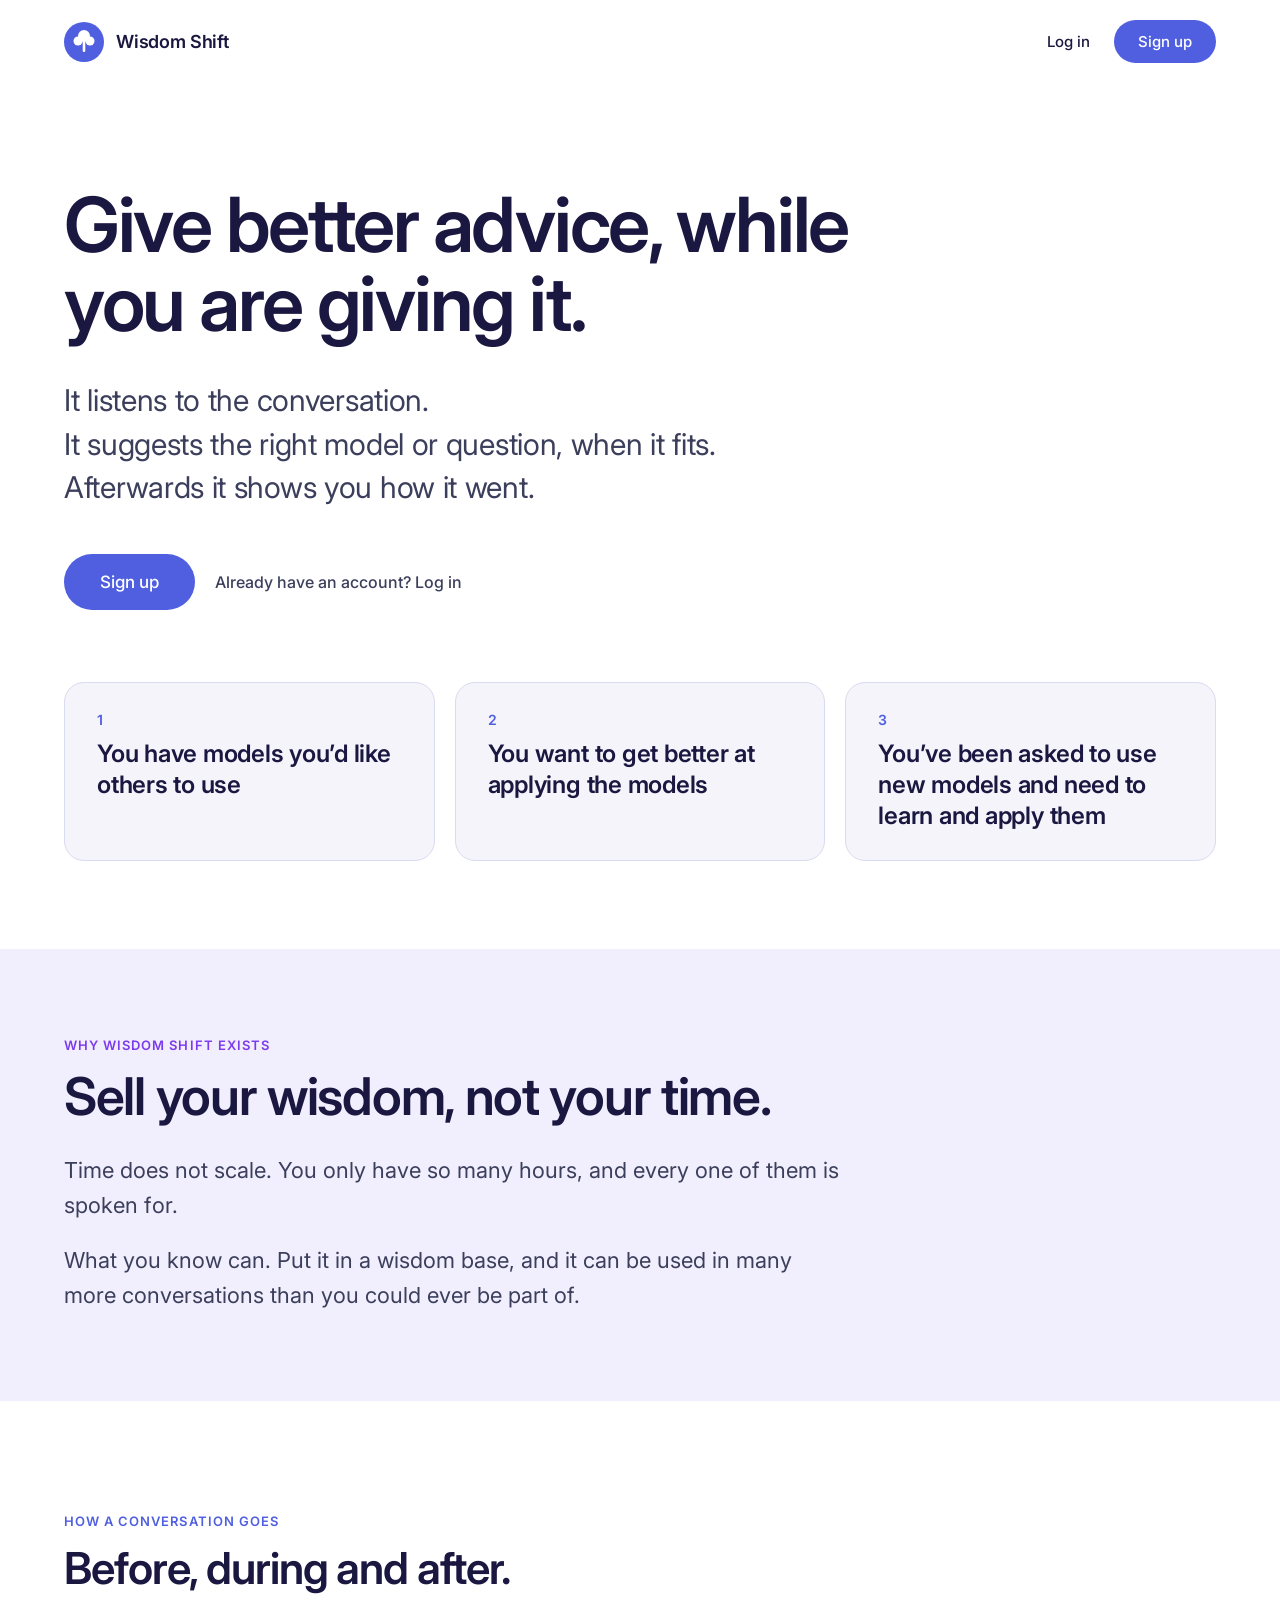
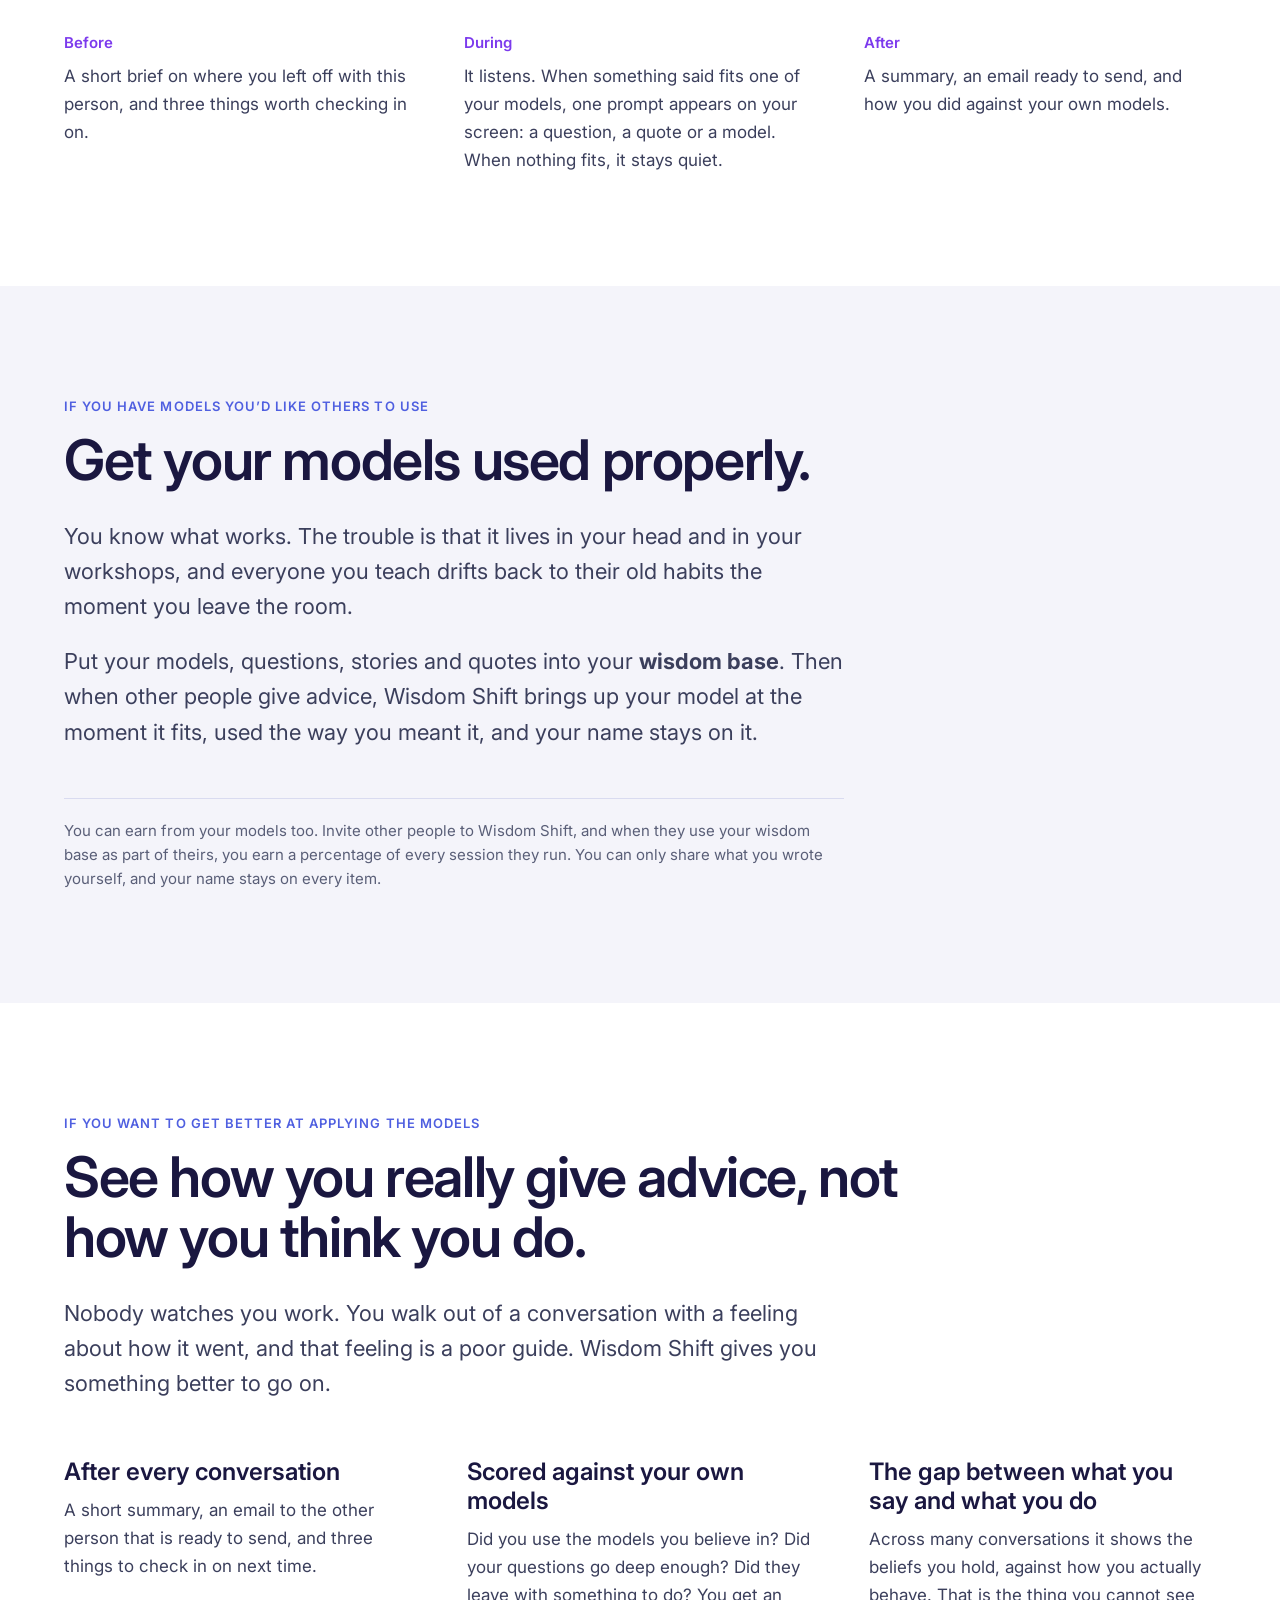
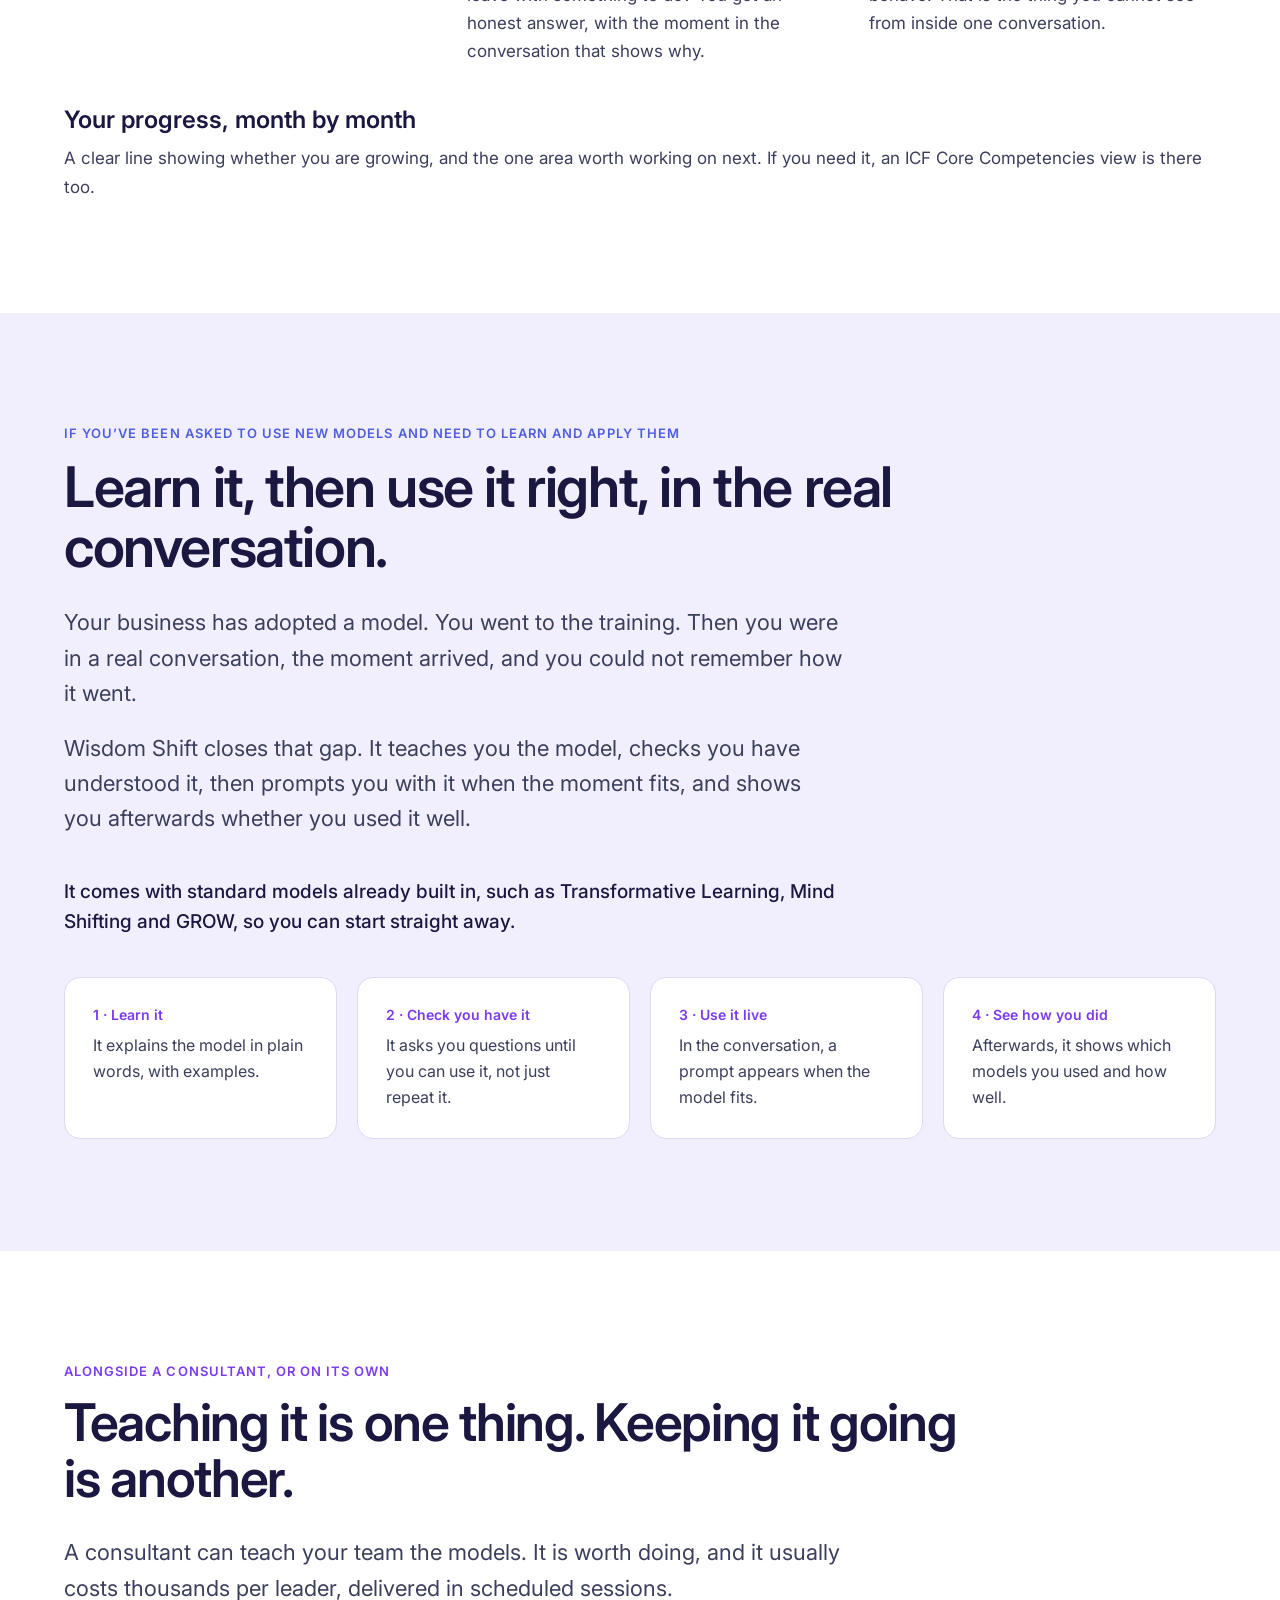
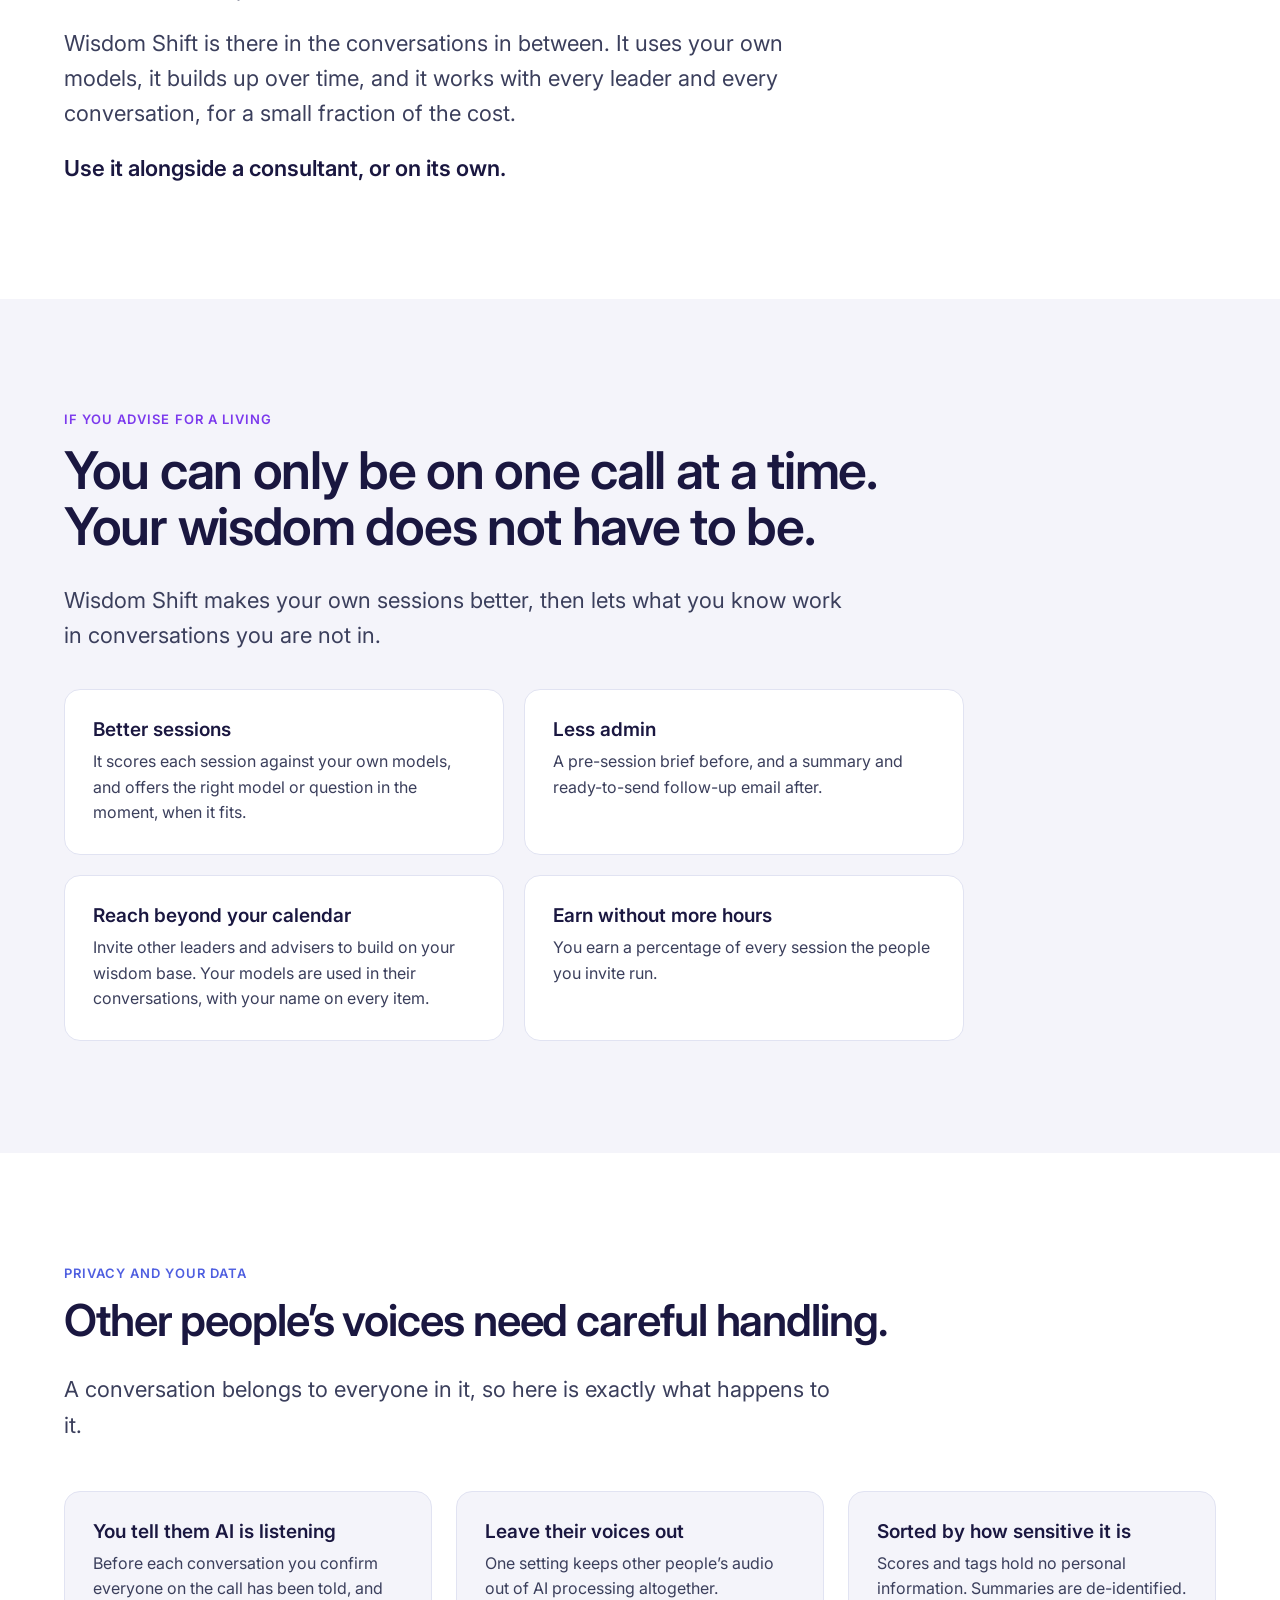
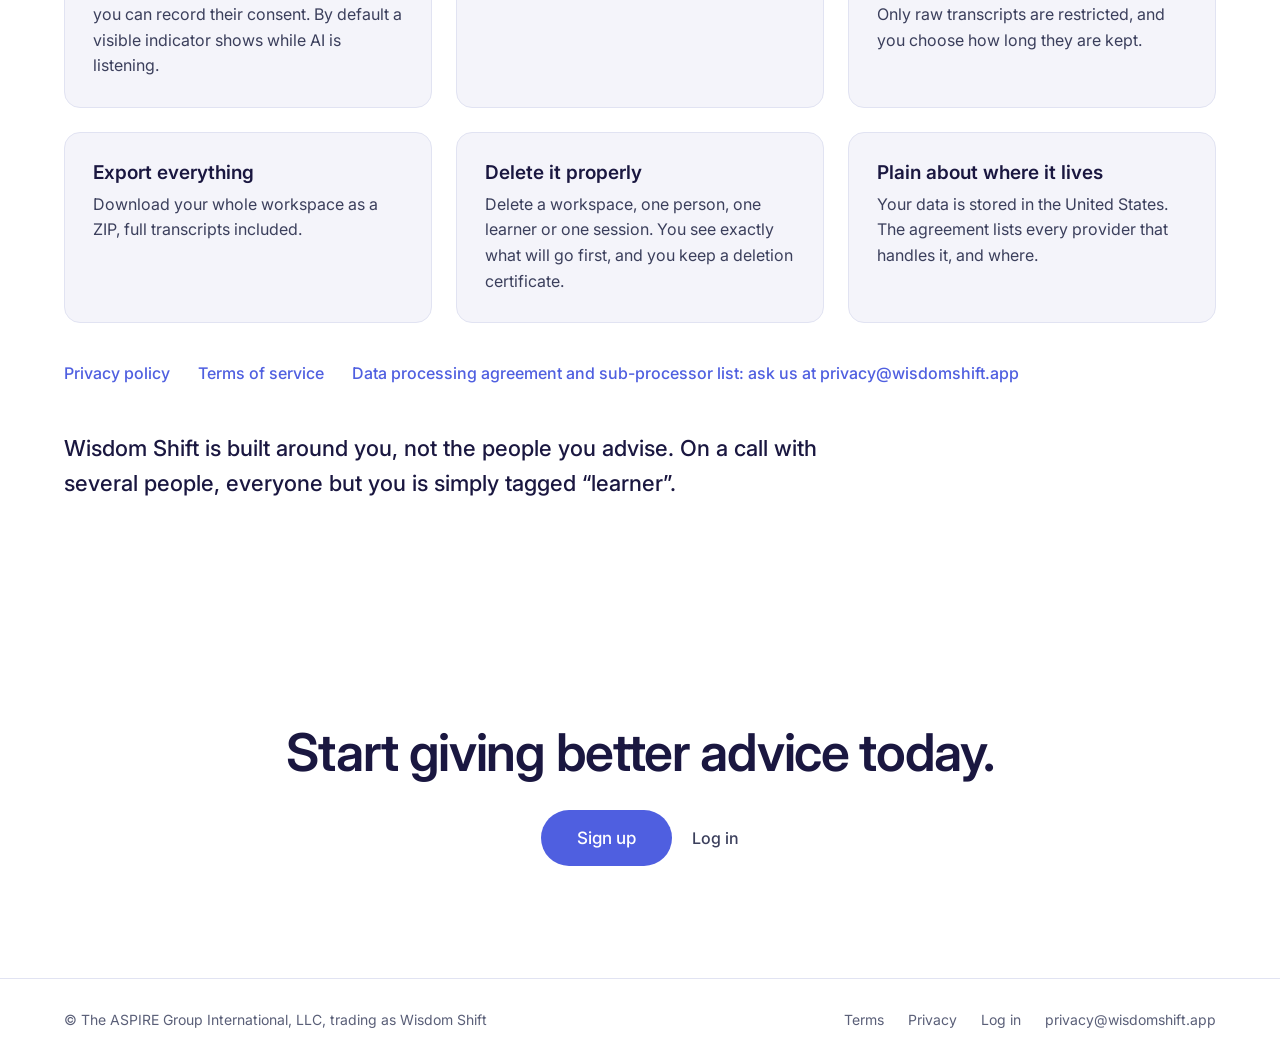
<file: index.html>
<!doctype html>
<html lang="en-AU">
<head>
<meta charset="utf-8">
<meta name="viewport" content="width=device-width, initial-scale=1">
<title>Wisdom Shift: give better advice, while you are giving it</title>
<meta name="description" content="Wisdom Shift listens to the conversation, suggests the right model or question from your own wisdom base when it fits, and shows you afterwards how it went.">
<meta property="og:title" content="Wisdom Shift: give better advice, while you are giving it">
<meta property="og:description" content="Wisdom Shift listens to the conversation, suggests the right model or question from your own wisdom base when it fits, and shows you afterwards how it went.">
<meta property="og:type" content="website">
<link rel="icon" href="data:image/svg+xml,%3Csvg xmlns=%22http://www.w3.org/2000/svg%22 viewBox=%220 0 40 40%22%3E%3Ccircle cx=%2220%22 cy=%2220%22 r=%2220%22 fill=%22%234F5FE0%22/%3E%3Cg fill=%22%23fff%22%3E%3Ccircle cx=%2220%22 cy=%2214%22 r=%226%22/%3E%3Ccircle cx=%2214%22 cy=%2219%22 r=%224.5%22/%3E%3Ccircle cx=%2226%22 cy=%2219%22 r=%224.5%22/%3E%3Crect x=%2218.7%22 y=%2219%22 width=%222.6%22 height=%2211%22 rx=%221.3%22/%3E%3C/g%3E%3C/svg%3E">
<link rel="preconnect" href="https://fonts.googleapis.com"><link rel="preconnect" href="https://fonts.gstatic.com" crossorigin>
<link href="https://fonts.googleapis.com/css2?family=Inter:wght@400;500;600;700&display=swap" rel="stylesheet">
<link rel="stylesheet" href="style.css">
</head>
<body>
<div class="wrap"><header class="top"><a class="brand" href="/"><svg viewBox="0 0 40 40" aria-hidden="true"><circle cx="20" cy="20" r="20" fill="#4F5FE0"/><g fill="#fff"><circle cx="20" cy="14" r="6"/><circle cx="14" cy="19" r="4.5"/><circle cx="26" cy="19" r="4.5"/><rect x="18.7" y="19" width="2.6" height="11" rx="1.3"/></g></svg><span>Wisdom Shift</span></a><div class="nav"><a href="soon.html">Log in</a><a class="btn" href="soon.html">Sign up</a></div></header></div>

<main>
<section class="hero"><div class="wrap">
<h1>Give better advice, while you are giving it.</h1>
<div class="lines"><div>It listens to the conversation.</div><div>It suggests the right model or question, when it fits.</div><div>Afterwards it shows you how it went.</div></div>
<div class="cta"><a class="btn big" href="soon.html">Sign up</a><a class="alt" href="soon.html">Already have an account? Log in</a></div>
<div class="jobs">
<a href="#job1"><b>1</b><span>You have models you’d like others to use</span></a>
<a href="#job2"><b>2</b><span>You want to get better at applying the models</span></a>
<a href="#job3"><b>3</b><span>You’ve been asked to use new models and need to learn and apply them</span></a>
</div></div></section>

<section class="bg2" id="why" style="padding:clamp(48px,7vw,88px) 0"><div class="wrap">
<p class="eyebrow v">Why Wisdom Shift exists</p>
<h2>Sell your wisdom, not your time.</h2>
<p class="lead">Time does not scale. You only have so many hours, and every one of them is spoken for.</p>
<p class="lead" style="margin:0">What you know can. Put it in a wisdom base, and it can be used in many more conversations than you could ever be part of.</p>
</div></section>

<section><div class="wrap">
<p class="eyebrow">How a conversation goes</p>
<h2 style="font-size:clamp(30px,4vw,44px);margin-bottom:40px">Before, during and after.</h2>
<div class="cols" style="gap:32px 48px">
<div><div class="label">Before</div><p>A short brief on where you left off with this person, and three things worth checking in on.</p></div>
<div><div class="label">During</div><p>It listens. When something said fits one of your models, one prompt appears on your screen: a question, a quote or a model. When nothing fits, it stays quiet.</p></div>
<div><div class="label">After</div><p>A summary, an email ready to send, and how you did against your own models.</p></div>
</div></div></section>

<section class="bg1" id="job1"><div class="wrap">
<p class="eyebrow">If you have models you’d like others to use</p>
<h2 class="xl">Get your models used properly.</h2>
<p class="lead">You know what works. The trouble is that it lives in your head and in your workshops, and everyone you teach drifts back to their old habits the moment you leave the room.</p>
<p class="lead">Put your models, questions, stories and quotes into your <b>wisdom base</b>. Then when other people give advice, Wisdom Shift brings up your model at the moment it fits, used the way you meant it, and your name stays on it.</p>
<p class="note">You can earn from your models too. Invite other people to Wisdom Shift, and when they use your wisdom base as part of theirs, you earn a percentage of every session they run. You can only share what you wrote yourself, and your name stays on every item.</p>
</div></section>

<section id="job2"><div class="wrap">
<p class="eyebrow">If you want to get better at applying the models</p>
<h2 class="xl">See how you really give advice, not how you think you do.</h2>
<p class="lead" style="margin-bottom:56px">Nobody watches you work. You walk out of a conversation with a feeling about how it went, and that feeling is a poor guide. Wisdom Shift gives you something better to go on.</p>
<div class="cols">
<div><h3>After every conversation</h3><p>A short summary, an email to the other person that is ready to send, and three things to check in on next time.</p></div>
<div><h3>Scored against your own models</h3><p>Did you use the models you believe in? Did your questions go deep enough? Did they leave with something to do? You get an honest answer, with the moment in the conversation that shows why.</p></div>
<div><h3>The gap between what you say and what you do</h3><p>Across many conversations it shows the beliefs you hold, against how you actually behave. That is the thing you cannot see from inside one conversation.</p></div>
<div><h3>Your progress, month by month</h3><p>A clear line showing whether you are growing, and the one area worth working on next. If you need it, an ICF Core Competencies view is there too.</p></div>
</div></div></section>

<section class="bg2" id="job3"><div class="wrap">
<p class="eyebrow">If you’ve been asked to use new models and need to learn and apply them</p>
<h2 class="xl">Learn it, then use it right, in the real conversation.</h2>
<p class="lead">Your business has adopted a model. You went to the training. Then you were in a real conversation, the moment arrived, and you could not remember how it went.</p>
<p class="lead" style="margin-bottom:40px">Wisdom Shift closes that gap. It teaches you the model, checks you have understood it, then prompts you with it when the moment fits, and shows you afterwards whether you used it well.</p>
<p class="lead" style="color:#1A1740;font-weight:500;font-size:19px;margin-bottom:40px">It comes with standard models already built in, such as Transformative Learning, Mind Shifting and GROW, so you can start straight away.</p>
<div class="cards v">
<div><div class="n">1 · Learn it</div><p>It explains the model in plain words, with examples.</p></div>
<div><div class="n">2 · Check you have it</div><p>It asks you questions until you can use it, not just repeat it.</p></div>
<div><div class="n">3 · Use it live</div><p>In the conversation, a prompt appears when the model fits.</p></div>
<div><div class="n">4 · See how you did</div><p>Afterwards, it shows which models you used and how well.</p></div>
</div></div></section>

<section id="keepgoing"><div class="wrap">
<p class="eyebrow v">Alongside a consultant, or on its own</p>
<h2>Teaching it is one thing. Keeping it going is another.</h2>
<p class="lead">A consultant can teach your team the models. It is worth doing, and it usually costs thousands per leader, delivered in scheduled sessions.</p>
<p class="lead">Wisdom Shift is there in the conversations in between. It uses your own models, it builds up over time, and it works with every leader and every conversation, for a small fraction of the cost.</p>
<p class="strong">Use it alongside a consultant, or on its own.</p>
</div></section>

<section class="bg1" id="forconsultants"><div class="wrap">
<p class="eyebrow v">If you advise for a living</p>
<h2>You can only be on one call at a time. Your wisdom does not have to be.</h2>
<p class="lead" style="margin-bottom:36px">Wisdom Shift makes your own sessions better, then lets what you know work in conversations you are not in.</p>
<div class="cards two" style="max-width:900px">
<div><h4>Better sessions</h4><p>It scores each session against your own models, and offers the right model or question in the moment, when it fits.</p></div>
<div><h4>Less admin</h4><p>A pre-session brief before, and a summary and ready-to-send follow-up email after.</p></div>
<div><h4>Reach beyond your calendar</h4><p>Invite other leaders and advisers to build on your wisdom base. Your models are used in their conversations, with your name on every item.</p></div>
<div><h4>Earn without more hours</h4><p>You earn a percentage of every session the people you invite run.</p></div>
</div></div></section>

<section id="trust"><div class="wrap">
<p class="eyebrow">Privacy and your data</p>
<h2 style="font-size:clamp(30px,4vw,44px)">Other people’s voices need careful handling.</h2>
<p class="lead" style="margin-bottom:48px">A conversation belongs to everyone in it, so here is exactly what happens to it.</p>
<div class="cards three" style="gap:24px">
<div style="background:#F4F4FA"><h4>You tell them AI is listening</h4><p>Before each conversation you confirm everyone on the call has been told, and you can record their consent. By default a visible indicator shows while AI is listening.</p></div>
<div style="background:#F4F4FA"><h4>Leave their voices out</h4><p>One setting keeps other people’s audio out of AI processing altogether.</p></div>
<div style="background:#F4F4FA"><h4>Sorted by how sensitive it is</h4><p>Scores and tags hold no personal information. Summaries are de-identified. Only raw transcripts are restricted, and you choose how long they are kept.</p></div>
<div style="background:#F4F4FA"><h4>Export everything</h4><p>Download your whole workspace as a ZIP, full transcripts included.</p></div>
<div style="background:#F4F4FA"><h4>Delete it properly</h4><p>Delete a workspace, one person, one learner or one session. You see exactly what will go first, and you keep a deletion certificate.</p></div>
<div style="background:#F4F4FA"><h4>Plain about where it lives</h4><p>Your data is stored in the United States. The agreement lists every provider that handles it, and where.</p></div>
</div>
<div class="links"><a href="privacy.html">Privacy policy</a><a href="terms.html">Terms of service</a><a href="mailto:privacy@wisdomshift.app">Data processing agreement and sub-processor list: ask us at privacy@wisdomshift.app</a></div>
<p class="strong" style="font-weight:500;margin-top:48px">Wisdom Shift is built around you, not the people you advise. On a call with several people, everyone but you is simply tagged “learner”.</p>
</div></section>

<section class="close"><div class="wrap">
<h2>Start giving better advice today.</h2>
<div class="cta" style="margin-top:0"><a class="btn big" href="soon.html">Sign up</a><a class="alt" href="soon.html">Log in</a></div>
</div></section>
</main>
<footer><div class="wrap"><span>© The ASPIRE Group International, LLC, trading as Wisdom Shift</span><nav><a href="terms.html">Terms</a><a href="privacy.html">Privacy</a><a href="soon.html">Log in</a><a href="mailto:privacy@wisdomshift.app">privacy@wisdomshift.app</a></nav></div></footer>
</body></html>
</file>
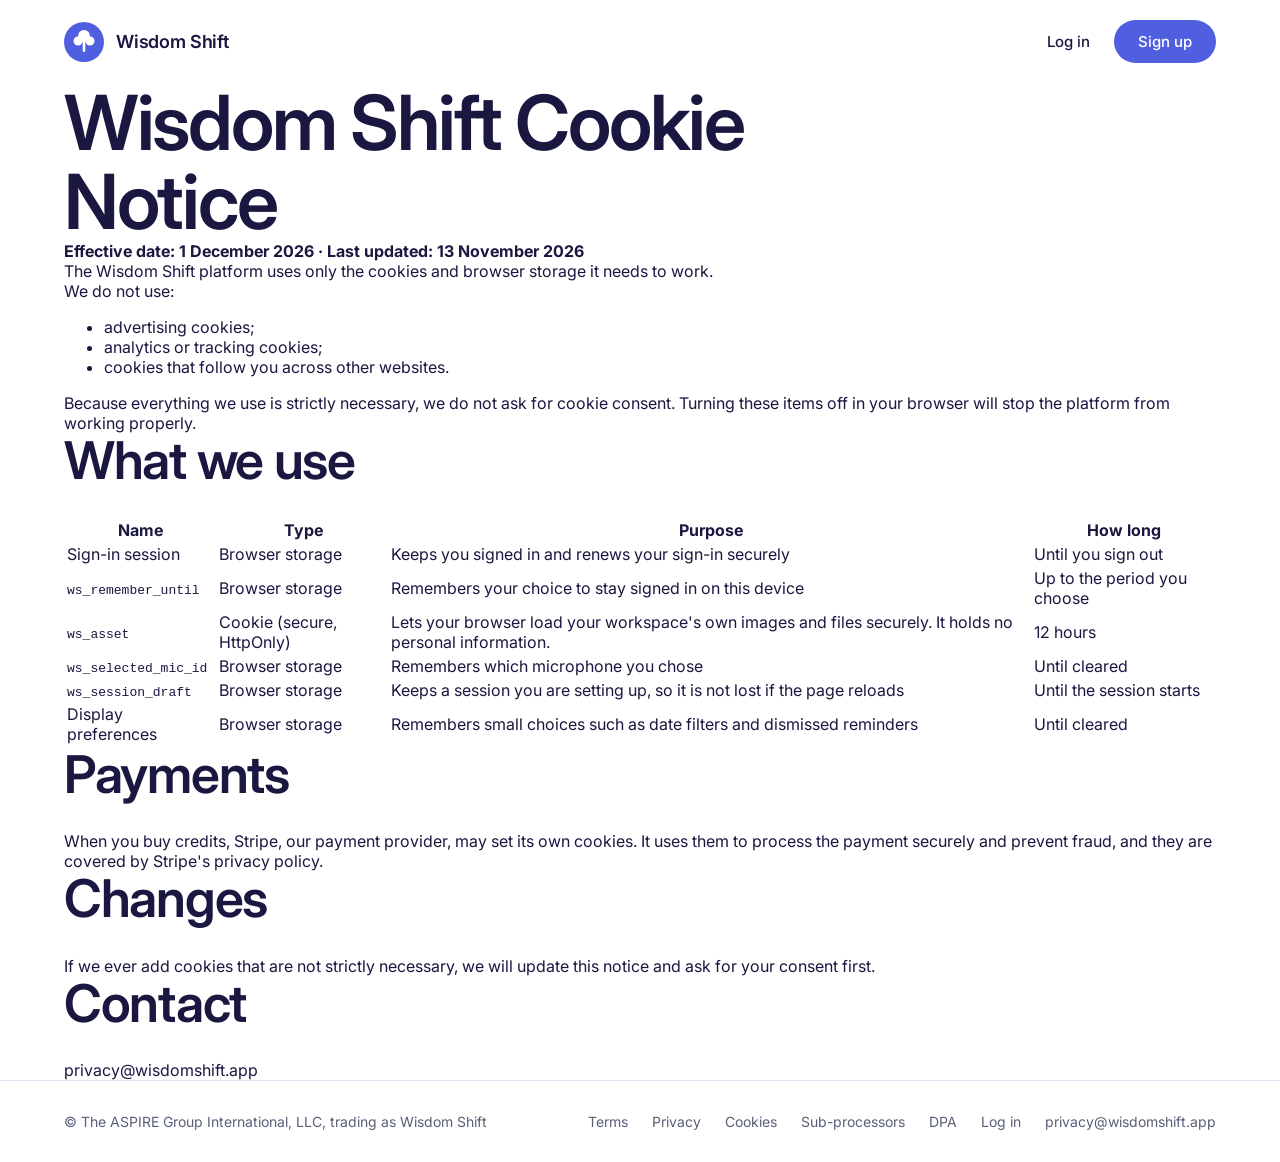
<file: cookies.html>
<!doctype html>
<html lang="en-AU">
<head>
<meta charset="utf-8">
<meta name="viewport" content="width=device-width, initial-scale=1">
<title>Cookie Notice | Wisdom Shift</title>
<meta name="description" content="">
<meta property="og:title" content="Cookie Notice | Wisdom Shift">
<meta property="og:description" content="">
<meta property="og:type" content="website">
<link rel="icon" href="data:image/svg+xml,%3Csvg xmlns=%22http://www.w3.org/2000/svg%22 viewBox=%220 0 40 40%22%3E%3Ccircle cx=%2220%22 cy=%2220%22 r=%2220%22 fill=%22%234F5FE0%22/%3E%3Cg fill=%22%23fff%22%3E%3Ccircle cx=%2220%22 cy=%2214%22 r=%226%22/%3E%3Ccircle cx=%2214%22 cy=%2219%22 r=%224.5%22/%3E%3Ccircle cx=%2226%22 cy=%2219%22 r=%224.5%22/%3E%3Crect x=%2218.7%22 y=%2219%22 width=%222.6%22 height=%2211%22 rx=%221.3%22/%3E%3C/g%3E%3C/svg%3E">
<link rel="preconnect" href="https://fonts.googleapis.com"><link rel="preconnect" href="https://fonts.gstatic.com" crossorigin>
<link href="https://fonts.googleapis.com/css2?family=Inter:wght@400;500;600;700&display=swap" rel="stylesheet">
<link rel="stylesheet" href="style.css">
</head>
<body>
<div class="wrap"><header class="top"><a class="brand" href="/"><svg viewBox="0 0 40 40" aria-hidden="true"><circle cx="20" cy="20" r="20" fill="#4F5FE0"/><g fill="#fff"><circle cx="20" cy="14" r="6"/><circle cx="14" cy="19" r="4.5"/><circle cx="26" cy="19" r="4.5"/><rect x="18.7" y="19" width="2.6" height="11" rx="1.3"/></g></svg><span>Wisdom Shift</span></a><div class="nav"><a href="soon.html">Log in</a><a class="btn" href="soon.html">Sign up</a></div></header></div>
<main><div class="wrap legal">
<h1>Wisdom Shift Cookie Notice</h1>
<p><strong>Effective date: 1 December 2026 · Last updated: 13 November 2026</strong></p>
<p>The Wisdom Shift platform uses only the cookies and browser storage it needs to work.</p>
<p>We do not use:</p>
<ul>
<li>advertising cookies;</li>
<li>analytics or tracking cookies;</li>
<li>cookies that follow you across other websites.</li>
</ul>
<p>Because everything we use is strictly necessary, we do not ask for cookie consent. Turning these items off in your browser will stop the platform from working properly.</p>
<h2>What we use</h2>
<div class="tw"><table>
<thead>
<tr>
<th>Name</th>
<th>Type</th>
<th>Purpose</th>
<th>How long</th>
</tr>
</thead>
<tbody>
<tr>
<td>Sign-in session</td>
<td>Browser storage</td>
<td>Keeps you signed in and renews your sign-in securely</td>
<td>Until you sign out</td>
</tr>
<tr>
<td><code>ws_remember_until</code></td>
<td>Browser storage</td>
<td>Remembers your choice to stay signed in on this device</td>
<td>Up to the period you choose</td>
</tr>
<tr>
<td><code>ws_asset</code></td>
<td>Cookie (secure, HttpOnly)</td>
<td>Lets your browser load your workspace's own images and files securely. It holds no personal information.</td>
<td>12 hours</td>
</tr>
<tr>
<td><code>ws_selected_mic_id</code></td>
<td>Browser storage</td>
<td>Remembers which microphone you chose</td>
<td>Until cleared</td>
</tr>
<tr>
<td><code>ws_session_draft</code></td>
<td>Browser storage</td>
<td>Keeps a session you are setting up, so it is not lost if the page reloads</td>
<td>Until the session starts</td>
</tr>
<tr>
<td>Display preferences</td>
<td>Browser storage</td>
<td>Remembers small choices such as date filters and dismissed reminders</td>
<td>Until cleared</td>
</tr>
</tbody>
</table></div>
<h2>Payments</h2>
<p>When you buy credits, Stripe, our payment provider, may set its own cookies. It uses them to process the payment securely and prevent fraud, and they are covered by <a href="https://stripe.com/privacy">Stripe's privacy policy</a>.</p>
<h2>Changes</h2>
<p>If we ever add cookies that are not strictly necessary, we will update this notice and ask for your consent first.</p>
<h2>Contact</h2>
<p>privacy@wisdomshift.app</p>
</div></main>
<footer><div class="wrap"><span>© The ASPIRE Group International, LLC, trading as Wisdom Shift</span><nav><a href="terms.html">Terms</a><a href="privacy.html">Privacy</a><a href="cookies.html">Cookies</a><a href="subprocessors.html">Sub-processors</a><a href="dpa.html">DPA</a><a href="soon.html">Log in</a><a href="mailto:privacy@wisdomshift.app">privacy@wisdomshift.app</a></nav></div></footer>
</body></html>
</file>
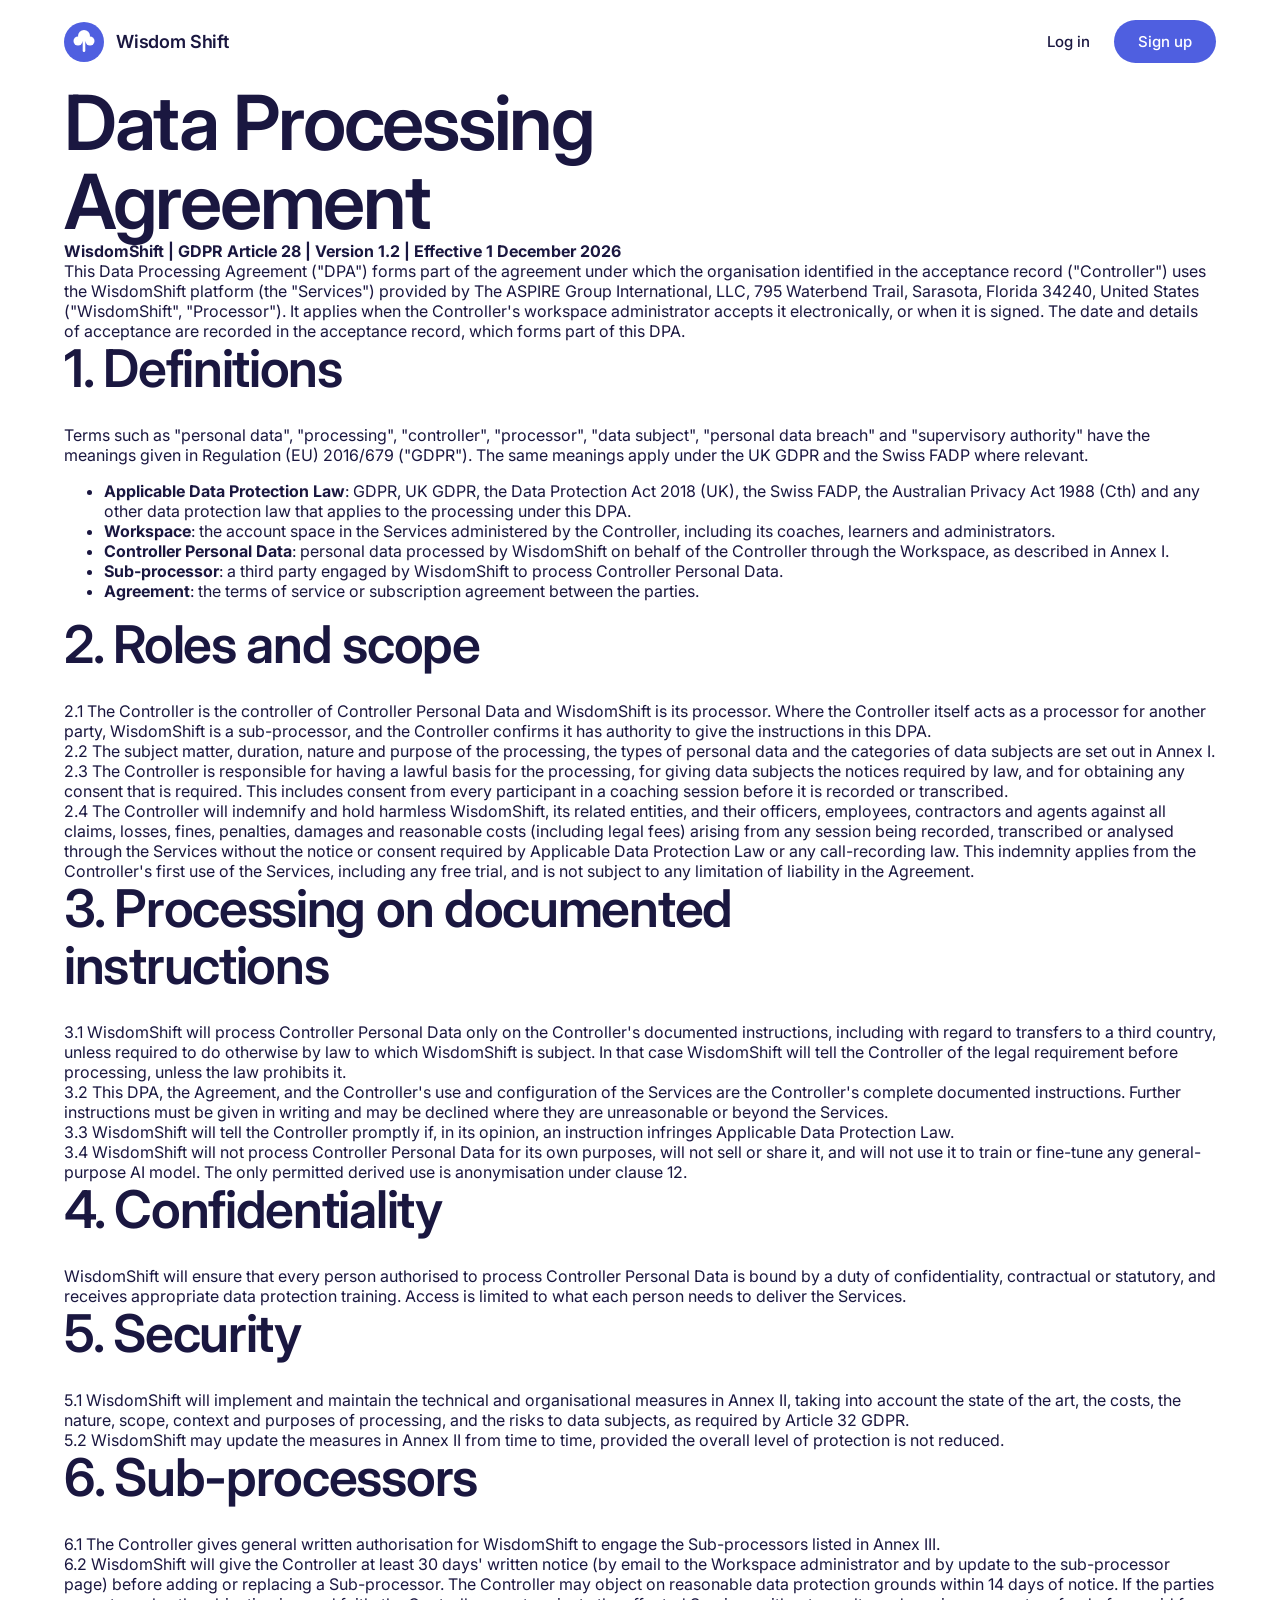
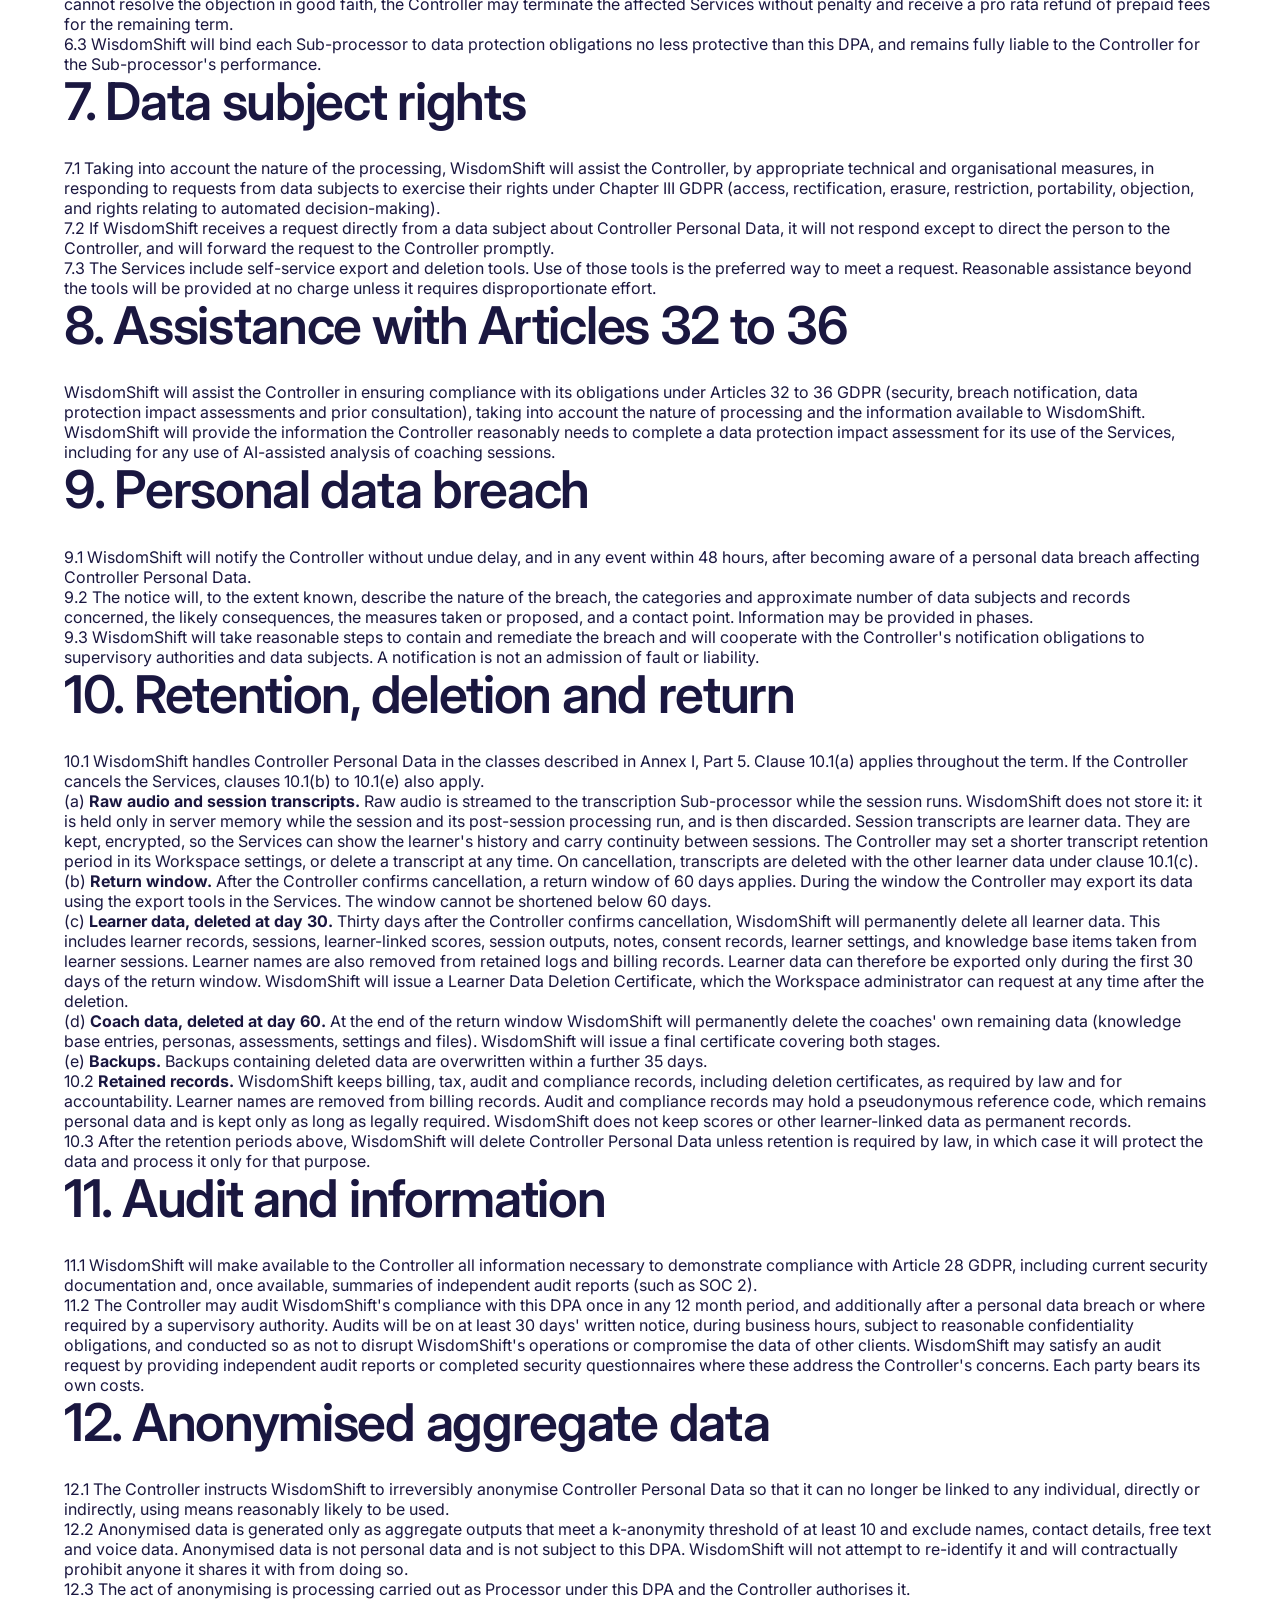
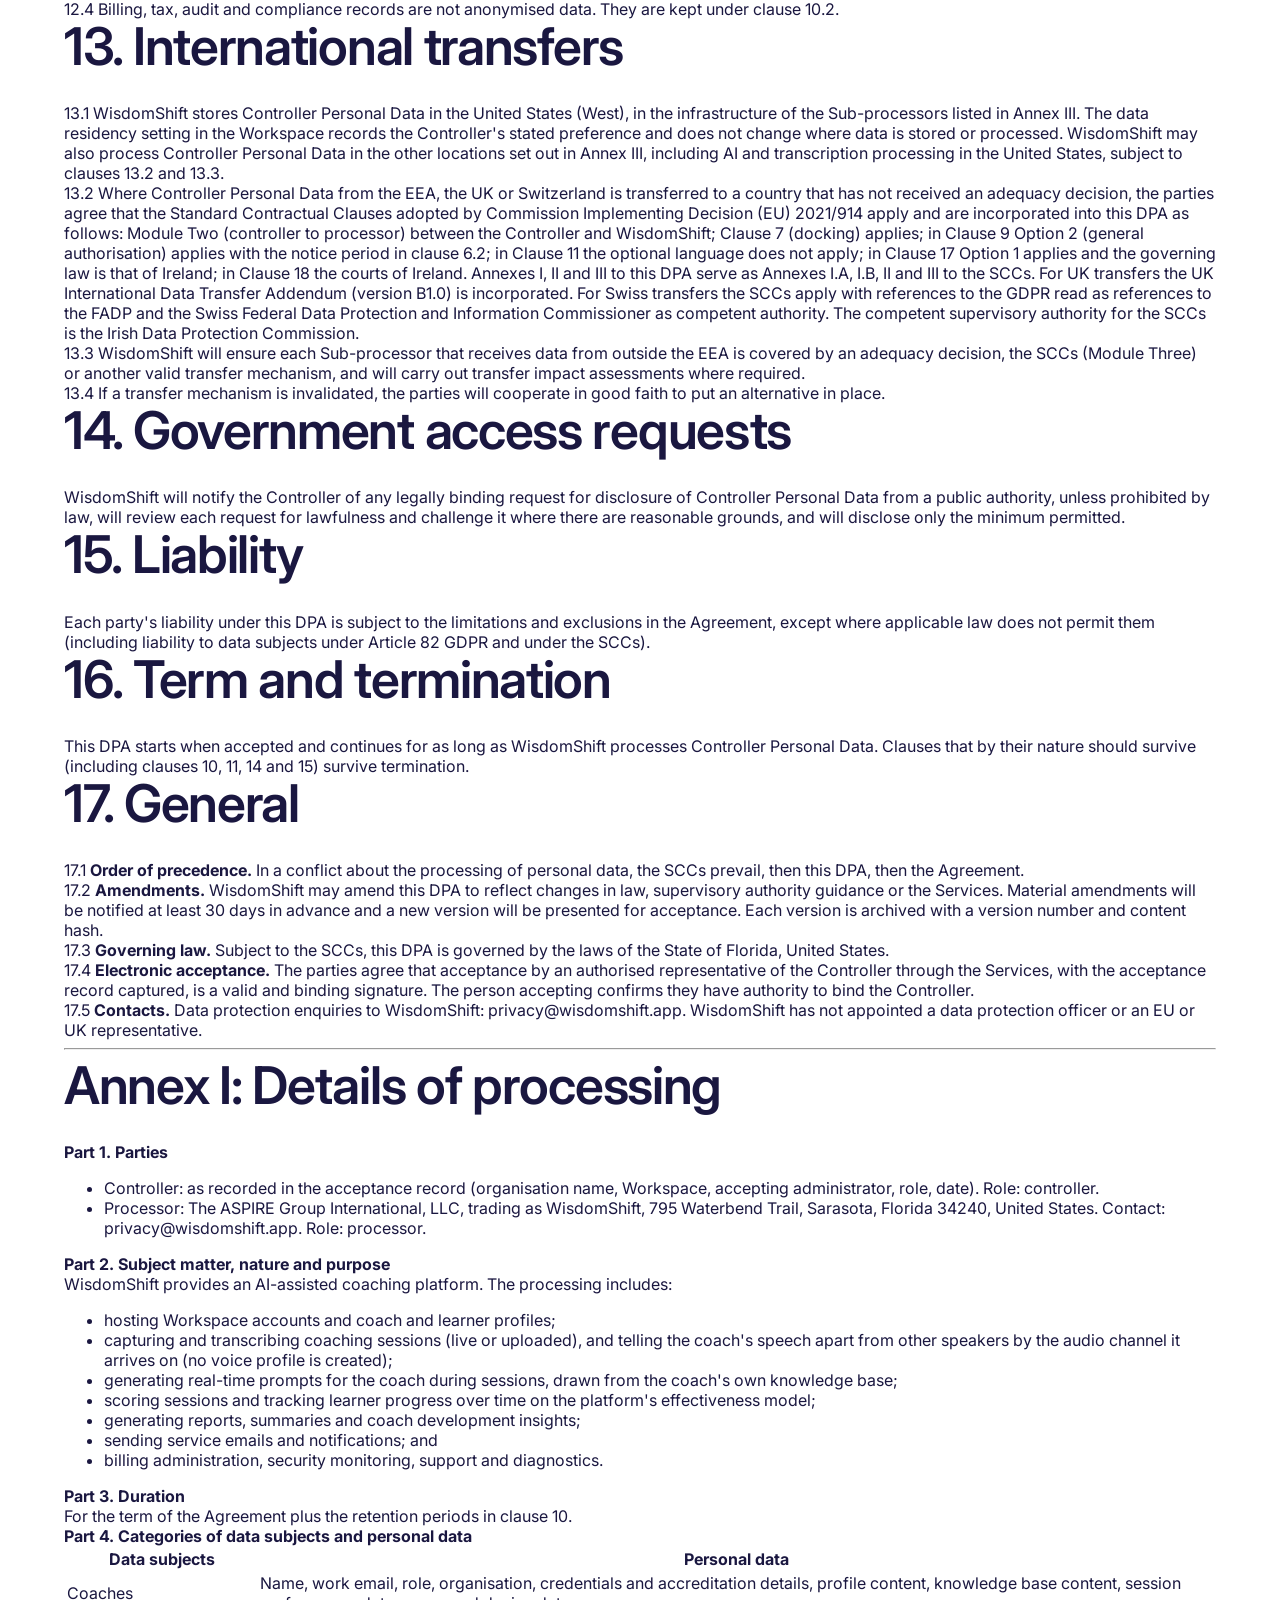
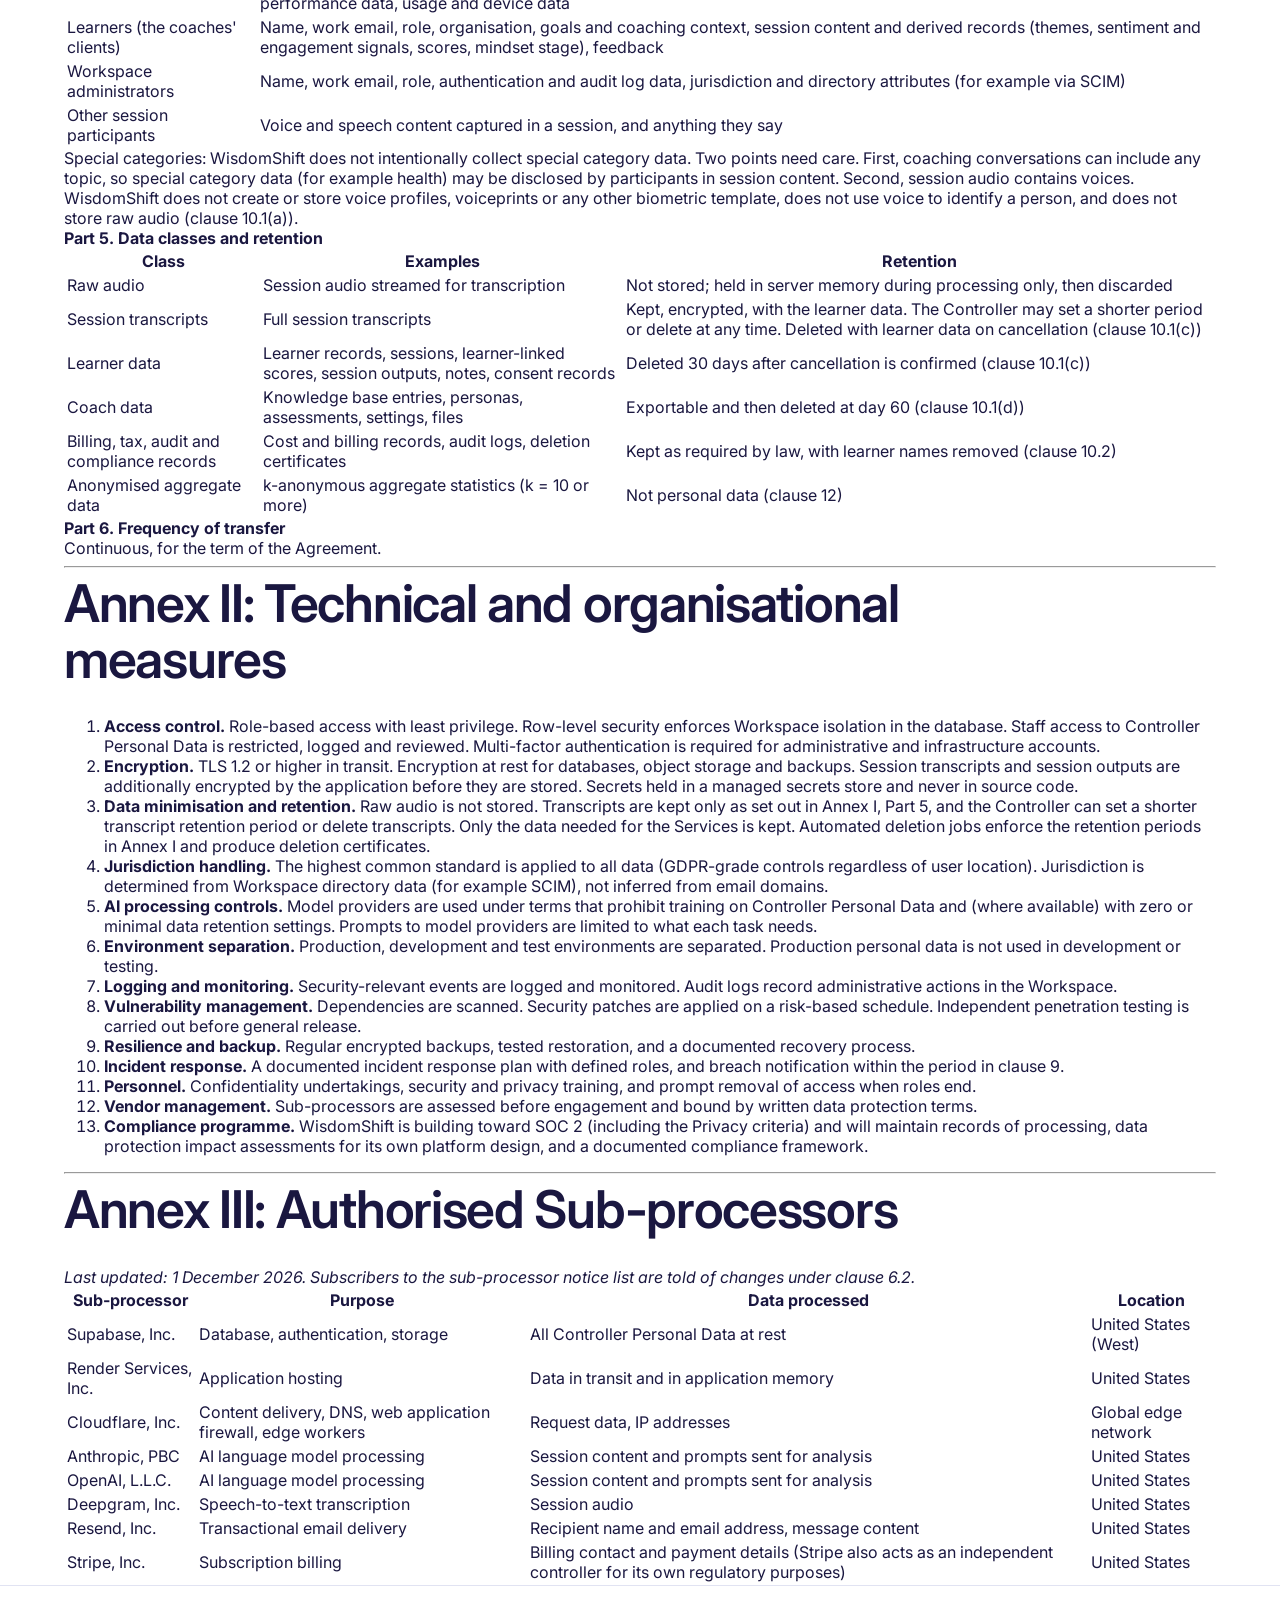
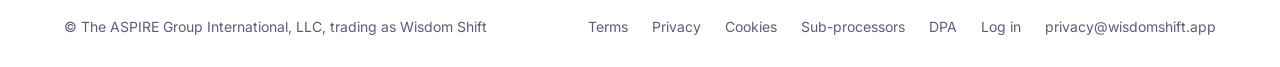
<file: dpa.html>
<!doctype html>
<html lang="en-AU">
<head>
<meta charset="utf-8">
<meta name="viewport" content="width=device-width, initial-scale=1">
<title>Data Processing Agreement | Wisdom Shift</title>
<meta name="description" content="">
<meta property="og:title" content="Data Processing Agreement | Wisdom Shift">
<meta property="og:description" content="">
<meta property="og:type" content="website">
<link rel="icon" href="data:image/svg+xml,%3Csvg xmlns=%22http://www.w3.org/2000/svg%22 viewBox=%220 0 40 40%22%3E%3Ccircle cx=%2220%22 cy=%2220%22 r=%2220%22 fill=%22%234F5FE0%22/%3E%3Cg fill=%22%23fff%22%3E%3Ccircle cx=%2220%22 cy=%2214%22 r=%226%22/%3E%3Ccircle cx=%2214%22 cy=%2219%22 r=%224.5%22/%3E%3Ccircle cx=%2226%22 cy=%2219%22 r=%224.5%22/%3E%3Crect x=%2218.7%22 y=%2219%22 width=%222.6%22 height=%2211%22 rx=%221.3%22/%3E%3C/g%3E%3C/svg%3E">
<link rel="preconnect" href="https://fonts.googleapis.com"><link rel="preconnect" href="https://fonts.gstatic.com" crossorigin>
<link href="https://fonts.googleapis.com/css2?family=Inter:wght@400;500;600;700&display=swap" rel="stylesheet">
<link rel="stylesheet" href="style.css">
</head>
<body>
<div class="wrap"><header class="top"><a class="brand" href="/"><svg viewBox="0 0 40 40" aria-hidden="true"><circle cx="20" cy="20" r="20" fill="#4F5FE0"/><g fill="#fff"><circle cx="20" cy="14" r="6"/><circle cx="14" cy="19" r="4.5"/><circle cx="26" cy="19" r="4.5"/><rect x="18.7" y="19" width="2.6" height="11" rx="1.3"/></g></svg><span>Wisdom Shift</span></a><div class="nav"><a href="soon.html">Log in</a><a class="btn" href="soon.html">Sign up</a></div></header></div>
<main><div class="wrap legal">
<h1>Data Processing Agreement</h1>
<p><strong>WisdomShift | GDPR Article 28 | Version 1.2 | Effective 1 December 2026</strong></p>
<p>This Data Processing Agreement ("DPA") forms part of the agreement under which the organisation identified in the acceptance record ("Controller") uses the WisdomShift platform (the "Services") provided by The ASPIRE Group International, LLC, 795 Waterbend Trail, Sarasota, Florida 34240, United States ("WisdomShift", "Processor"). It applies when the Controller's workspace administrator accepts it electronically, or when it is signed. The date and details of acceptance are recorded in the acceptance record, which forms part of this DPA.</p>
<h2>1. Definitions</h2>
<p>Terms such as "personal data", "processing", "controller", "processor", "data subject", "personal data breach" and "supervisory authority" have the meanings given in Regulation (EU) 2016/679 ("GDPR"). The same meanings apply under the UK GDPR and the Swiss FADP where relevant.</p>
<ul>
<li><strong>Applicable Data Protection Law</strong>: GDPR, UK GDPR, the Data Protection Act 2018 (UK), the Swiss FADP, the Australian Privacy Act 1988 (Cth) and any other data protection law that applies to the processing under this DPA.</li>
<li><strong>Workspace</strong>: the account space in the Services administered by the Controller, including its coaches, learners and administrators.</li>
<li><strong>Controller Personal Data</strong>: personal data processed by WisdomShift on behalf of the Controller through the Workspace, as described in Annex I.</li>
<li><strong>Sub-processor</strong>: a third party engaged by WisdomShift to process Controller Personal Data.</li>
<li><strong>Agreement</strong>: the terms of service or subscription agreement between the parties.</li>
</ul>
<h2>2. Roles and scope</h2>
<p>2.1 The Controller is the controller of Controller Personal Data and WisdomShift is its processor. Where the Controller itself acts as a processor for another party, WisdomShift is a sub-processor, and the Controller confirms it has authority to give the instructions in this DPA.</p>
<p>2.2 The subject matter, duration, nature and purpose of the processing, the types of personal data and the categories of data subjects are set out in Annex I.</p>
<p>2.3 The Controller is responsible for having a lawful basis for the processing, for giving data subjects the notices required by law, and for obtaining any consent that is required. This includes consent from every participant in a coaching session before it is recorded or transcribed.</p>
<p>2.4 The Controller will indemnify and hold harmless WisdomShift, its related entities, and their officers, employees, contractors and agents against all claims, losses, fines, penalties, damages and reasonable costs (including legal fees) arising from any session being recorded, transcribed or analysed through the Services without the notice or consent required by Applicable Data Protection Law or any call-recording law. This indemnity applies from the Controller's first use of the Services, including any free trial, and is not subject to any limitation of liability in the Agreement.</p>
<h2>3. Processing on documented instructions</h2>
<p>3.1 WisdomShift will process Controller Personal Data only on the Controller's documented instructions, including with regard to transfers to a third country, unless required to do otherwise by law to which WisdomShift is subject. In that case WisdomShift will tell the Controller of the legal requirement before processing, unless the law prohibits it.</p>
<p>3.2 This DPA, the Agreement, and the Controller's use and configuration of the Services are the Controller's complete documented instructions. Further instructions must be given in writing and may be declined where they are unreasonable or beyond the Services.</p>
<p>3.3 WisdomShift will tell the Controller promptly if, in its opinion, an instruction infringes Applicable Data Protection Law.</p>
<p>3.4 WisdomShift will not process Controller Personal Data for its own purposes, will not sell or share it, and will not use it to train or fine-tune any general-purpose AI model. The only permitted derived use is anonymisation under clause 12.</p>
<h2>4. Confidentiality</h2>
<p>WisdomShift will ensure that every person authorised to process Controller Personal Data is bound by a duty of confidentiality, contractual or statutory, and receives appropriate data protection training. Access is limited to what each person needs to deliver the Services.</p>
<h2>5. Security</h2>
<p>5.1 WisdomShift will implement and maintain the technical and organisational measures in Annex II, taking into account the state of the art, the costs, the nature, scope, context and purposes of processing, and the risks to data subjects, as required by Article 32 GDPR.</p>
<p>5.2 WisdomShift may update the measures in Annex II from time to time, provided the overall level of protection is not reduced.</p>
<h2>6. Sub-processors</h2>
<p>6.1 The Controller gives general written authorisation for WisdomShift to engage the Sub-processors listed in Annex III.</p>
<p>6.2 WisdomShift will give the Controller at least 30 days' written notice (by email to the Workspace administrator and by update to the sub-processor page) before adding or replacing a Sub-processor. The Controller may object on reasonable data protection grounds within 14 days of notice. If the parties cannot resolve the objection in good faith, the Controller may terminate the affected Services without penalty and receive a pro rata refund of prepaid fees for the remaining term.</p>
<p>6.3 WisdomShift will bind each Sub-processor to data protection obligations no less protective than this DPA, and remains fully liable to the Controller for the Sub-processor's performance.</p>
<h2>7. Data subject rights</h2>
<p>7.1 Taking into account the nature of the processing, WisdomShift will assist the Controller, by appropriate technical and organisational measures, in responding to requests from data subjects to exercise their rights under Chapter III GDPR (access, rectification, erasure, restriction, portability, objection, and rights relating to automated decision-making).</p>
<p>7.2 If WisdomShift receives a request directly from a data subject about Controller Personal Data, it will not respond except to direct the person to the Controller, and will forward the request to the Controller promptly.</p>
<p>7.3 The Services include self-service export and deletion tools. Use of those tools is the preferred way to meet a request. Reasonable assistance beyond the tools will be provided at no charge unless it requires disproportionate effort.</p>
<h2>8. Assistance with Articles 32 to 36</h2>
<p>WisdomShift will assist the Controller in ensuring compliance with its obligations under Articles 32 to 36 GDPR (security, breach notification, data protection impact assessments and prior consultation), taking into account the nature of processing and the information available to WisdomShift. WisdomShift will provide the information the Controller reasonably needs to complete a data protection impact assessment for its use of the Services, including for any use of AI-assisted analysis of coaching sessions.</p>
<h2>9. Personal data breach</h2>
<p>9.1 WisdomShift will notify the Controller without undue delay, and in any event within 48 hours, after becoming aware of a personal data breach affecting Controller Personal Data.</p>
<p>9.2 The notice will, to the extent known, describe the nature of the breach, the categories and approximate number of data subjects and records concerned, the likely consequences, the measures taken or proposed, and a contact point. Information may be provided in phases.</p>
<p>9.3 WisdomShift will take reasonable steps to contain and remediate the breach and will cooperate with the Controller's notification obligations to supervisory authorities and data subjects. A notification is not an admission of fault or liability.</p>
<h2>10. Retention, deletion and return</h2>
<p>10.1 WisdomShift handles Controller Personal Data in the classes described in Annex I, Part 5. Clause 10.1(a) applies throughout the term. If the Controller cancels the Services, clauses 10.1(b) to 10.1(e) also apply.</p>
<p>(a) <strong>Raw audio and session transcripts.</strong> Raw audio is streamed to the transcription Sub-processor while the session runs. WisdomShift does not store it: it is held only in server memory while the session and its post-session processing run, and is then discarded. Session transcripts are learner data. They are kept, encrypted, so the Services can show the learner's history and carry continuity between sessions. The Controller may set a shorter transcript retention period in its Workspace settings, or delete a transcript at any time. On cancellation, transcripts are deleted with the other learner data under clause 10.1(c).</p>
<p>(b) <strong>Return window.</strong> After the Controller confirms cancellation, a return window of 60 days applies. During the window the Controller may export its data using the export tools in the Services. The window cannot be shortened below 60 days.</p>
<p>(c) <strong>Learner data, deleted at day 30.</strong> Thirty days after the Controller confirms cancellation, WisdomShift will permanently delete all learner data. This includes learner records, sessions, learner-linked scores, session outputs, notes, consent records, learner settings, and knowledge base items taken from learner sessions. Learner names are also removed from retained logs and billing records. Learner data can therefore be exported only during the first 30 days of the return window. WisdomShift will issue a Learner Data Deletion Certificate, which the Workspace administrator can request at any time after the deletion.</p>
<p>(d) <strong>Coach data, deleted at day 60.</strong> At the end of the return window WisdomShift will permanently delete the coaches' own remaining data (knowledge base entries, personas, assessments, settings and files). WisdomShift will issue a final certificate covering both stages.</p>
<p>(e) <strong>Backups.</strong> Backups containing deleted data are overwritten within a further 35 days.</p>
<p>10.2 <strong>Retained records.</strong> WisdomShift keeps billing, tax, audit and compliance records, including deletion certificates, as required by law and for accountability. Learner names are removed from billing records. Audit and compliance records may hold a pseudonymous reference code, which remains personal data and is kept only as long as legally required. WisdomShift does not keep scores or other learner-linked data as permanent records.</p>
<p>10.3 After the retention periods above, WisdomShift will delete Controller Personal Data unless retention is required by law, in which case it will protect the data and process it only for that purpose.</p>
<h2>11. Audit and information</h2>
<p>11.1 WisdomShift will make available to the Controller all information necessary to demonstrate compliance with Article 28 GDPR, including current security documentation and, once available, summaries of independent audit reports (such as SOC 2).</p>
<p>11.2 The Controller may audit WisdomShift's compliance with this DPA once in any 12 month period, and additionally after a personal data breach or where required by a supervisory authority. Audits will be on at least 30 days' written notice, during business hours, subject to reasonable confidentiality obligations, and conducted so as not to disrupt WisdomShift's operations or compromise the data of other clients. WisdomShift may satisfy an audit request by providing independent audit reports or completed security questionnaires where these address the Controller's concerns. Each party bears its own costs.</p>
<h2>12. Anonymised aggregate data</h2>
<p>12.1 The Controller instructs WisdomShift to irreversibly anonymise Controller Personal Data so that it can no longer be linked to any individual, directly or indirectly, using means reasonably likely to be used.</p>
<p>12.2 Anonymised data is generated only as aggregate outputs that meet a k-anonymity threshold of at least 10 and exclude names, contact details, free text and voice data. Anonymised data is not personal data and is not subject to this DPA. WisdomShift will not attempt to re-identify it and will contractually prohibit anyone it shares it with from doing so.</p>
<p>12.3 The act of anonymising is processing carried out as Processor under this DPA and the Controller authorises it.</p>
<p>12.4 Billing, tax, audit and compliance records are not anonymised data. They are kept under clause 10.2.</p>
<h2>13. International transfers</h2>
<p>13.1 WisdomShift stores Controller Personal Data in the United States (West), in the infrastructure of the Sub-processors listed in Annex III. The data residency setting in the Workspace records the Controller's stated preference and does not change where data is stored or processed. WisdomShift may also process Controller Personal Data in the other locations set out in Annex III, including AI and transcription processing in the United States, subject to clauses 13.2 and 13.3.</p>
<p>13.2 Where Controller Personal Data from the EEA, the UK or Switzerland is transferred to a country that has not received an adequacy decision, the parties agree that the Standard Contractual Clauses adopted by Commission Implementing Decision (EU) 2021/914 apply and are incorporated into this DPA as follows: Module Two (controller to processor) between the Controller and WisdomShift; Clause 7 (docking) applies; in Clause 9 Option 2 (general authorisation) applies with the notice period in clause 6.2; in Clause 11 the optional language does not apply; in Clause 17 Option 1 applies and the governing law is that of Ireland; in Clause 18 the courts of Ireland. Annexes I, II and III to this DPA serve as Annexes I.A, I.B, II and III to the SCCs. For UK transfers the UK International Data Transfer Addendum (version B1.0) is incorporated. For Swiss transfers the SCCs apply with references to the GDPR read as references to the FADP and the Swiss Federal Data Protection and Information Commissioner as competent authority. The competent supervisory authority for the SCCs is the Irish Data Protection Commission.</p>
<p>13.3 WisdomShift will ensure each Sub-processor that receives data from outside the EEA is covered by an adequacy decision, the SCCs (Module Three) or another valid transfer mechanism, and will carry out transfer impact assessments where required.</p>
<p>13.4 If a transfer mechanism is invalidated, the parties will cooperate in good faith to put an alternative in place.</p>
<h2>14. Government access requests</h2>
<p>WisdomShift will notify the Controller of any legally binding request for disclosure of Controller Personal Data from a public authority, unless prohibited by law, will review each request for lawfulness and challenge it where there are reasonable grounds, and will disclose only the minimum permitted.</p>
<h2>15. Liability</h2>
<p>Each party's liability under this DPA is subject to the limitations and exclusions in the Agreement, except where applicable law does not permit them (including liability to data subjects under Article 82 GDPR and under the SCCs).</p>
<h2>16. Term and termination</h2>
<p>This DPA starts when accepted and continues for as long as WisdomShift processes Controller Personal Data. Clauses that by their nature should survive (including clauses 10, 11, 14 and 15) survive termination.</p>
<h2>17. General</h2>
<p>17.1 <strong>Order of precedence.</strong> In a conflict about the processing of personal data, the SCCs prevail, then this DPA, then the Agreement.</p>
<p>17.2 <strong>Amendments.</strong> WisdomShift may amend this DPA to reflect changes in law, supervisory authority guidance or the Services. Material amendments will be notified at least 30 days in advance and a new version will be presented for acceptance. Each version is archived with a version number and content hash.</p>
<p>17.3 <strong>Governing law.</strong> Subject to the SCCs, this DPA is governed by the laws of the State of Florida, United States.</p>
<p>17.4 <strong>Electronic acceptance.</strong> The parties agree that acceptance by an authorised representative of the Controller through the Services, with the acceptance record captured, is a valid and binding signature. The person accepting confirms they have authority to bind the Controller.</p>
<p>17.5 <strong>Contacts.</strong> Data protection enquiries to WisdomShift: privacy@wisdomshift.app. WisdomShift has not appointed a data protection officer or an EU or UK representative.</p>
<hr />
<h2>Annex I: Details of processing</h2>
<p><strong>Part 1. Parties</strong></p>
<ul>
<li>Controller: as recorded in the acceptance record (organisation name, Workspace, accepting administrator, role, date). Role: controller.</li>
<li>Processor: The ASPIRE Group International, LLC, trading as WisdomShift, 795 Waterbend Trail, Sarasota, Florida 34240, United States. Contact: privacy@wisdomshift.app. Role: processor.</li>
</ul>
<p><strong>Part 2. Subject matter, nature and purpose</strong></p>
<p>WisdomShift provides an AI-assisted coaching platform. The processing includes:</p>
<ul>
<li>hosting Workspace accounts and coach and learner profiles;</li>
<li>capturing and transcribing coaching sessions (live or uploaded), and telling the coach's speech apart from other speakers by the audio channel it arrives on (no voice profile is created);</li>
<li>generating real-time prompts for the coach during sessions, drawn from the coach's own knowledge base;</li>
<li>scoring sessions and tracking learner progress over time on the platform's effectiveness model;</li>
<li>generating reports, summaries and coach development insights;</li>
<li>sending service emails and notifications; and</li>
<li>billing administration, security monitoring, support and diagnostics.</li>
</ul>
<p><strong>Part 3. Duration</strong></p>
<p>For the term of the Agreement plus the retention periods in clause 10.</p>
<p><strong>Part 4. Categories of data subjects and personal data</strong></p>
<div class="tw"><table>
<thead>
<tr>
<th>Data subjects</th>
<th>Personal data</th>
</tr>
</thead>
<tbody>
<tr>
<td>Coaches</td>
<td>Name, work email, role, organisation, credentials and accreditation details, profile content, knowledge base content, session performance data, usage and device data</td>
</tr>
<tr>
<td>Learners (the coaches' clients)</td>
<td>Name, work email, role, organisation, goals and coaching context, session content and derived records (themes, sentiment and engagement signals, scores, mindset stage), feedback</td>
</tr>
<tr>
<td>Workspace administrators</td>
<td>Name, work email, role, authentication and audit log data, jurisdiction and directory attributes (for example via SCIM)</td>
</tr>
<tr>
<td>Other session participants</td>
<td>Voice and speech content captured in a session, and anything they say</td>
</tr>
</tbody>
</table></div>
<p>Special categories: WisdomShift does not intentionally collect special category data. Two points need care. First, coaching conversations can include any topic, so special category data (for example health) may be disclosed by participants in session content. Second, session audio contains voices. WisdomShift does not create or store voice profiles, voiceprints or any other biometric template, does not use voice to identify a person, and does not store raw audio (clause 10.1(a)).</p>
<p><strong>Part 5. Data classes and retention</strong></p>
<div class="tw"><table>
<thead>
<tr>
<th>Class</th>
<th>Examples</th>
<th>Retention</th>
</tr>
</thead>
<tbody>
<tr>
<td>Raw audio</td>
<td>Session audio streamed for transcription</td>
<td>Not stored; held in server memory during processing only, then discarded</td>
</tr>
<tr>
<td>Session transcripts</td>
<td>Full session transcripts</td>
<td>Kept, encrypted, with the learner data. The Controller may set a shorter period or delete at any time. Deleted with learner data on cancellation (clause 10.1(c))</td>
</tr>
<tr>
<td>Learner data</td>
<td>Learner records, sessions, learner-linked scores, session outputs, notes, consent records</td>
<td>Deleted 30 days after cancellation is confirmed (clause 10.1(c))</td>
</tr>
<tr>
<td>Coach data</td>
<td>Knowledge base entries, personas, assessments, settings, files</td>
<td>Exportable and then deleted at day 60 (clause 10.1(d))</td>
</tr>
<tr>
<td>Billing, tax, audit and compliance records</td>
<td>Cost and billing records, audit logs, deletion certificates</td>
<td>Kept as required by law, with learner names removed (clause 10.2)</td>
</tr>
<tr>
<td>Anonymised aggregate data</td>
<td>k-anonymous aggregate statistics (k = 10 or more)</td>
<td>Not personal data (clause 12)</td>
</tr>
</tbody>
</table></div>
<p><strong>Part 6. Frequency of transfer</strong></p>
<p>Continuous, for the term of the Agreement.</p>
<hr />
<h2>Annex II: Technical and organisational measures</h2>
<ol>
<li><strong>Access control.</strong> Role-based access with least privilege. Row-level security enforces Workspace isolation in the database. Staff access to Controller Personal Data is restricted, logged and reviewed. Multi-factor authentication is required for administrative and infrastructure accounts.</li>
<li><strong>Encryption.</strong> TLS 1.2 or higher in transit. Encryption at rest for databases, object storage and backups. Session transcripts and session outputs are additionally encrypted by the application before they are stored. Secrets held in a managed secrets store and never in source code.</li>
<li><strong>Data minimisation and retention.</strong> Raw audio is not stored. Transcripts are kept only as set out in Annex I, Part 5, and the Controller can set a shorter transcript retention period or delete transcripts. Only the data needed for the Services is kept. Automated deletion jobs enforce the retention periods in Annex I and produce deletion certificates.</li>
<li><strong>Jurisdiction handling.</strong> The highest common standard is applied to all data (GDPR-grade controls regardless of user location). Jurisdiction is determined from Workspace directory data (for example SCIM), not inferred from email domains.</li>
<li><strong>AI processing controls.</strong> Model providers are used under terms that prohibit training on Controller Personal Data and (where available) with zero or minimal data retention settings. Prompts to model providers are limited to what each task needs.</li>
<li><strong>Environment separation.</strong> Production, development and test environments are separated. Production personal data is not used in development or testing.</li>
<li><strong>Logging and monitoring.</strong> Security-relevant events are logged and monitored. Audit logs record administrative actions in the Workspace.</li>
<li><strong>Vulnerability management.</strong> Dependencies are scanned. Security patches are applied on a risk-based schedule. Independent penetration testing is carried out before general release.</li>
<li><strong>Resilience and backup.</strong> Regular encrypted backups, tested restoration, and a documented recovery process.</li>
<li><strong>Incident response.</strong> A documented incident response plan with defined roles, and breach notification within the period in clause 9.</li>
<li><strong>Personnel.</strong> Confidentiality undertakings, security and privacy training, and prompt removal of access when roles end.</li>
<li><strong>Vendor management.</strong> Sub-processors are assessed before engagement and bound by written data protection terms.</li>
<li><strong>Compliance programme.</strong> WisdomShift is building toward SOC 2 (including the Privacy criteria) and will maintain records of processing, data protection impact assessments for its own platform design, and a documented compliance framework.</li>
</ol>
<hr />
<h2>Annex III: Authorised Sub-processors</h2>
<p><em>Last updated: 1 December 2026. Subscribers to the sub-processor notice list are told of changes under clause 6.2.</em></p>
<div class="tw"><table>
<thead>
<tr>
<th>Sub-processor</th>
<th>Purpose</th>
<th>Data processed</th>
<th>Location</th>
</tr>
</thead>
<tbody>
<tr>
<td>Supabase, Inc.</td>
<td>Database, authentication, storage</td>
<td>All Controller Personal Data at rest</td>
<td>United States (West)</td>
</tr>
<tr>
<td>Render Services, Inc.</td>
<td>Application hosting</td>
<td>Data in transit and in application memory</td>
<td>United States</td>
</tr>
<tr>
<td>Cloudflare, Inc.</td>
<td>Content delivery, DNS, web application firewall, edge workers</td>
<td>Request data, IP addresses</td>
<td>Global edge network</td>
</tr>
<tr>
<td>Anthropic, PBC</td>
<td>AI language model processing</td>
<td>Session content and prompts sent for analysis</td>
<td>United States</td>
</tr>
<tr>
<td>OpenAI, L.L.C.</td>
<td>AI language model processing</td>
<td>Session content and prompts sent for analysis</td>
<td>United States</td>
</tr>
<tr>
<td>Deepgram, Inc.</td>
<td>Speech-to-text transcription</td>
<td>Session audio</td>
<td>United States</td>
</tr>
<tr>
<td>Resend, Inc.</td>
<td>Transactional email delivery</td>
<td>Recipient name and email address, message content</td>
<td>United States</td>
</tr>
<tr>
<td>Stripe, Inc.</td>
<td>Subscription billing</td>
<td>Billing contact and payment details (Stripe also acts as an independent controller for its own regulatory purposes)</td>
<td>United States</td>
</tr>
</tbody>
</table></div>
</div></main>
<footer><div class="wrap"><span>© The ASPIRE Group International, LLC, trading as Wisdom Shift</span><nav><a href="terms.html">Terms</a><a href="privacy.html">Privacy</a><a href="cookies.html">Cookies</a><a href="subprocessors.html">Sub-processors</a><a href="dpa.html">DPA</a><a href="soon.html">Log in</a><a href="mailto:privacy@wisdomshift.app">privacy@wisdomshift.app</a></nav></div></footer>
</body></html>
</file>
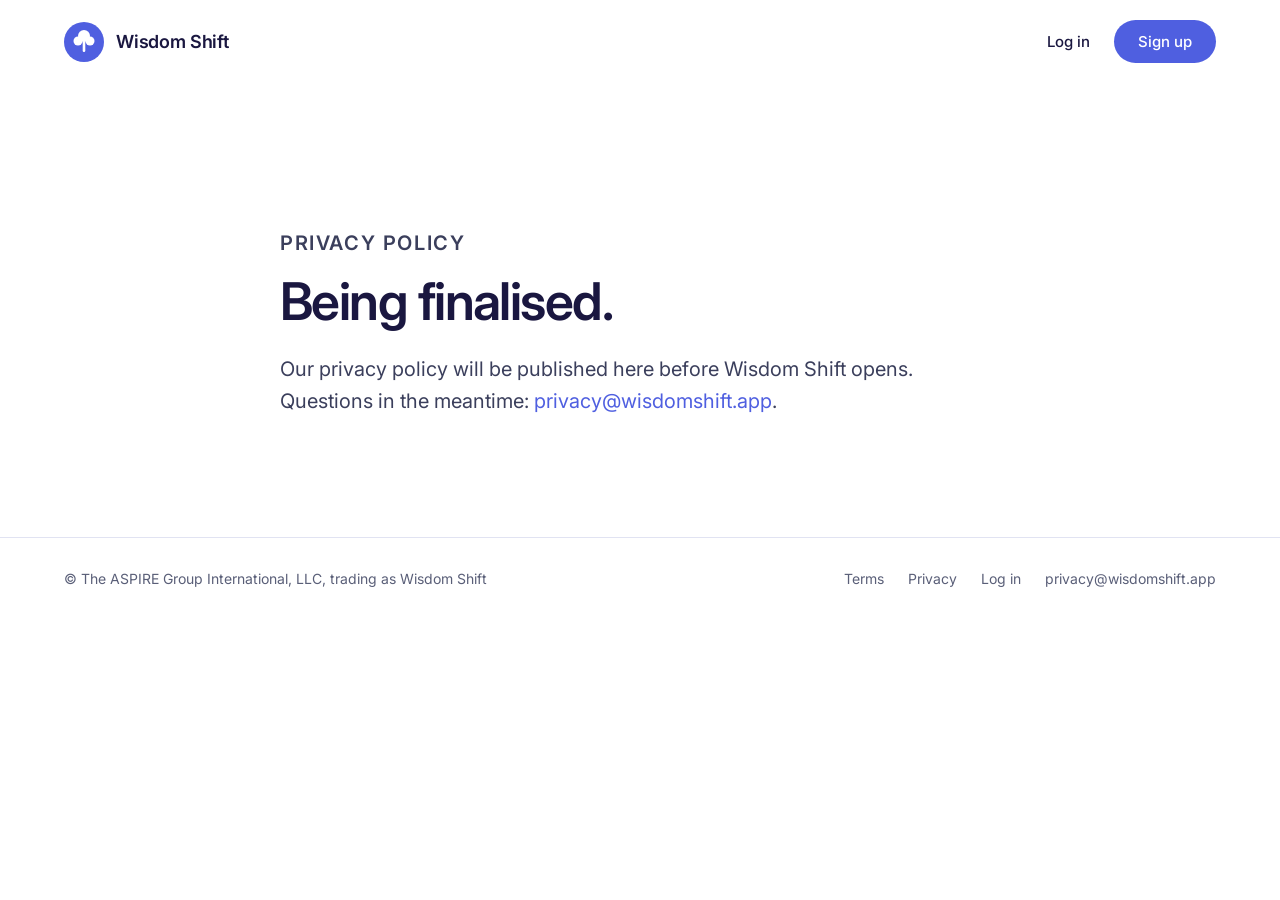
<file: privacy.html>
<!doctype html>
<html lang="en-AU">
<head>
<meta charset="utf-8">
<meta name="viewport" content="width=device-width, initial-scale=1">
<title>Privacy policy | Wisdom Shift</title>
<meta name="description" content="">
<meta property="og:title" content="Privacy policy | Wisdom Shift">
<meta property="og:description" content="">
<meta property="og:type" content="website">
<link rel="icon" href="data:image/svg+xml,%3Csvg xmlns=%22http://www.w3.org/2000/svg%22 viewBox=%220 0 40 40%22%3E%3Ccircle cx=%2220%22 cy=%2220%22 r=%2220%22 fill=%22%234F5FE0%22/%3E%3Cg fill=%22%23fff%22%3E%3Ccircle cx=%2220%22 cy=%2214%22 r=%226%22/%3E%3Ccircle cx=%2214%22 cy=%2219%22 r=%224.5%22/%3E%3Ccircle cx=%2226%22 cy=%2219%22 r=%224.5%22/%3E%3Crect x=%2218.7%22 y=%2219%22 width=%222.6%22 height=%2211%22 rx=%221.3%22/%3E%3C/g%3E%3C/svg%3E">
<link rel="preconnect" href="https://fonts.googleapis.com"><link rel="preconnect" href="https://fonts.gstatic.com" crossorigin>
<link href="https://fonts.googleapis.com/css2?family=Inter:wght@400;500;600;700&display=swap" rel="stylesheet">
<link rel="stylesheet" href="style.css">
</head>
<body>
<div class="wrap"><header class="top"><a class="brand" href="/"><svg viewBox="0 0 40 40" aria-hidden="true"><circle cx="20" cy="20" r="20" fill="#4F5FE0"/><g fill="#fff"><circle cx="20" cy="14" r="6"/><circle cx="14" cy="19" r="4.5"/><circle cx="26" cy="19" r="4.5"/><rect x="18.7" y="19" width="2.6" height="11" rx="1.3"/></g></svg><span>Wisdom Shift</span></a><div class="nav"><a href="soon.html">Log in</a><a class="btn" href="soon.html">Sign up</a></div></header></div>
<main><div class="wrap page">
<p class="eyebrow">Privacy policy</p>
<h1>Being finalised.</h1>
<p>Our privacy policy will be published here before Wisdom Shift opens. Questions in the meantime: <a href="mailto:privacy@wisdomshift.app" style="color:#4F5FE0">privacy@wisdomshift.app</a>.</p>
</div></main>
<footer><div class="wrap"><span>© The ASPIRE Group International, LLC, trading as Wisdom Shift</span><nav><a href="terms.html">Terms</a><a href="privacy.html">Privacy</a><a href="soon.html">Log in</a><a href="mailto:privacy@wisdomshift.app">privacy@wisdomshift.app</a></nav></div></footer>
</body></html>
</file>
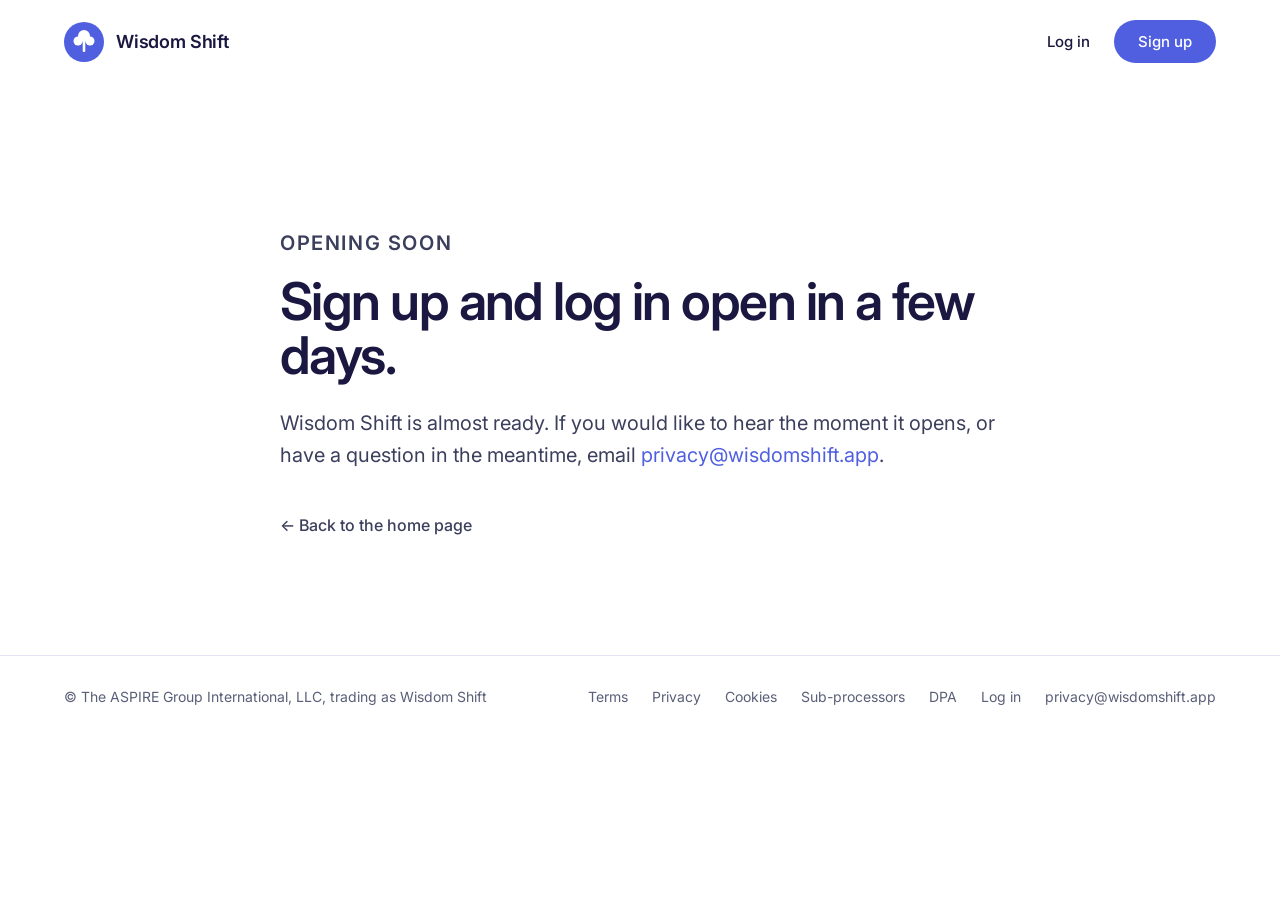
<file: soon.html>
<!doctype html>
<html lang="en-AU">
<head>
<meta charset="utf-8">
<meta name="viewport" content="width=device-width, initial-scale=1">
<title>Wisdom Shift: opening soon</title>
<meta name="description" content="Wisdom Shift is opening in a few days.">
<meta property="og:title" content="Wisdom Shift: opening soon">
<meta property="og:description" content="Wisdom Shift is opening in a few days.">
<meta property="og:type" content="website">
<link rel="icon" href="data:image/svg+xml,%3Csvg xmlns=%22http://www.w3.org/2000/svg%22 viewBox=%220 0 40 40%22%3E%3Ccircle cx=%2220%22 cy=%2220%22 r=%2220%22 fill=%22%234F5FE0%22/%3E%3Cg fill=%22%23fff%22%3E%3Ccircle cx=%2220%22 cy=%2214%22 r=%226%22/%3E%3Ccircle cx=%2214%22 cy=%2219%22 r=%224.5%22/%3E%3Ccircle cx=%2226%22 cy=%2219%22 r=%224.5%22/%3E%3Crect x=%2218.7%22 y=%2219%22 width=%222.6%22 height=%2211%22 rx=%221.3%22/%3E%3C/g%3E%3C/svg%3E">
<link rel="preconnect" href="https://fonts.googleapis.com"><link rel="preconnect" href="https://fonts.gstatic.com" crossorigin>
<link href="https://fonts.googleapis.com/css2?family=Inter:wght@400;500;600;700&display=swap" rel="stylesheet">
<link rel="stylesheet" href="style.css">
</head>
<body>
<div class="wrap"><header class="top"><a class="brand" href="/"><svg viewBox="0 0 40 40" aria-hidden="true"><circle cx="20" cy="20" r="20" fill="#4F5FE0"/><g fill="#fff"><circle cx="20" cy="14" r="6"/><circle cx="14" cy="19" r="4.5"/><circle cx="26" cy="19" r="4.5"/><rect x="18.7" y="19" width="2.6" height="11" rx="1.3"/></g></svg><span>Wisdom Shift</span></a><div class="nav"><a href="soon.html">Log in</a><a class="btn" href="soon.html">Sign up</a></div></header></div>
<main><div class="wrap page">
<p class="eyebrow">Opening soon</p>
<h1>Sign up and log in open in a few days.</h1>
<p>Wisdom Shift is almost ready. If you would like to hear the moment it opens, or have a question in the meantime, email <a href="mailto:privacy@wisdomshift.app" style="color:#4F5FE0">privacy@wisdomshift.app</a>.</p>
<div class="cta"><a class="alt" href="/">← Back to the home page</a></div>
</div></main>
<footer><div class="wrap"><span>© The ASPIRE Group International, LLC, trading as Wisdom Shift</span><nav><a href="terms.html">Terms</a><a href="privacy.html">Privacy</a><a href="cookies.html">Cookies</a><a href="subprocessors.html">Sub-processors</a><a href="dpa.html">DPA</a><a href="soon.html">Log in</a><a href="mailto:privacy@wisdomshift.app">privacy@wisdomshift.app</a></nav></div></footer>
</body></html>
</file>
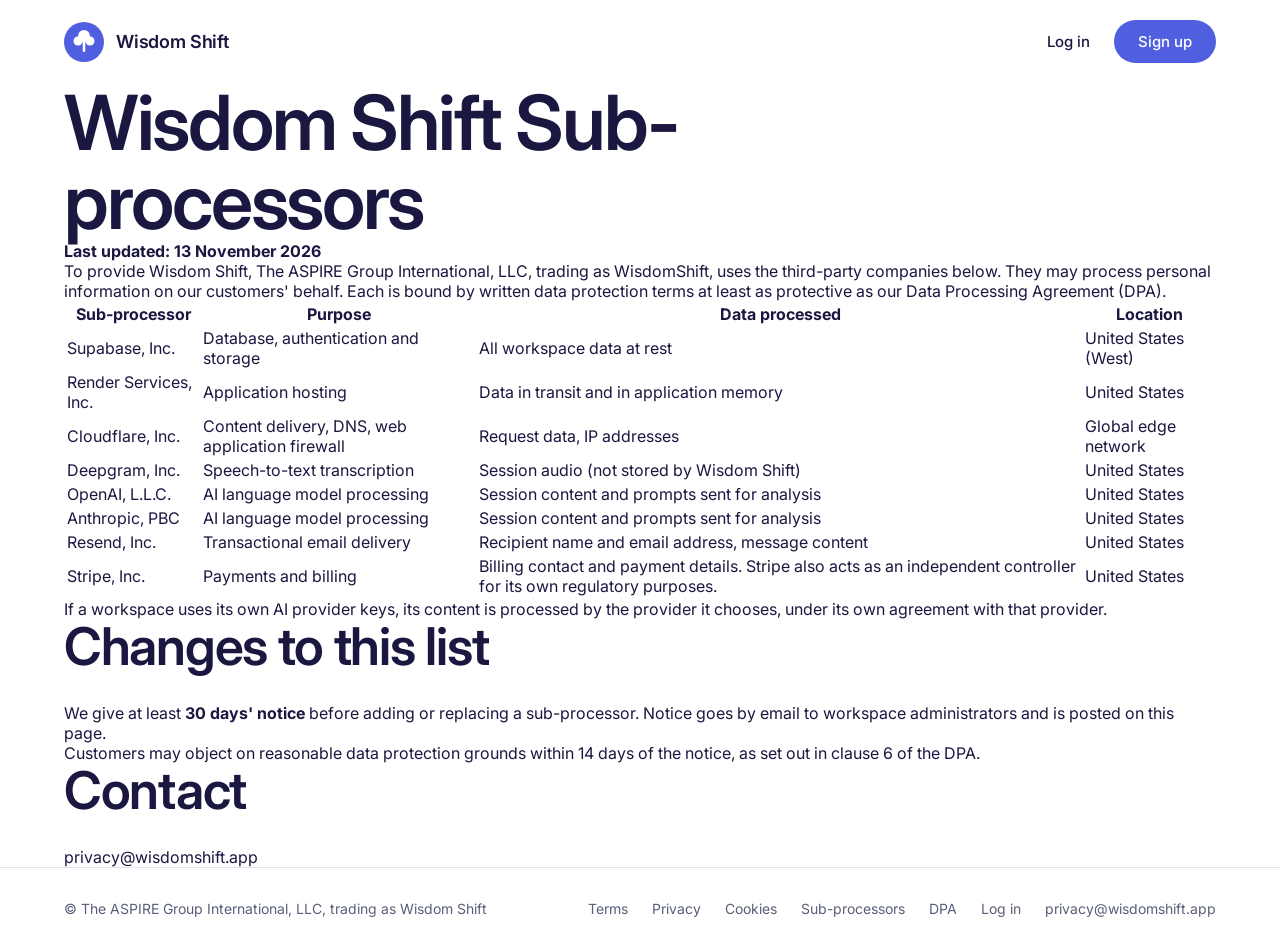
<file: subprocessors.html>
<!doctype html>
<html lang="en-AU">
<head>
<meta charset="utf-8">
<meta name="viewport" content="width=device-width, initial-scale=1">
<title>Sub-processors | Wisdom Shift</title>
<meta name="description" content="">
<meta property="og:title" content="Sub-processors | Wisdom Shift">
<meta property="og:description" content="">
<meta property="og:type" content="website">
<link rel="icon" href="data:image/svg+xml,%3Csvg xmlns=%22http://www.w3.org/2000/svg%22 viewBox=%220 0 40 40%22%3E%3Ccircle cx=%2220%22 cy=%2220%22 r=%2220%22 fill=%22%234F5FE0%22/%3E%3Cg fill=%22%23fff%22%3E%3Ccircle cx=%2220%22 cy=%2214%22 r=%226%22/%3E%3Ccircle cx=%2214%22 cy=%2219%22 r=%224.5%22/%3E%3Ccircle cx=%2226%22 cy=%2219%22 r=%224.5%22/%3E%3Crect x=%2218.7%22 y=%2219%22 width=%222.6%22 height=%2211%22 rx=%221.3%22/%3E%3C/g%3E%3C/svg%3E">
<link rel="preconnect" href="https://fonts.googleapis.com"><link rel="preconnect" href="https://fonts.gstatic.com" crossorigin>
<link href="https://fonts.googleapis.com/css2?family=Inter:wght@400;500;600;700&display=swap" rel="stylesheet">
<link rel="stylesheet" href="style.css">
</head>
<body>
<div class="wrap"><header class="top"><a class="brand" href="/"><svg viewBox="0 0 40 40" aria-hidden="true"><circle cx="20" cy="20" r="20" fill="#4F5FE0"/><g fill="#fff"><circle cx="20" cy="14" r="6"/><circle cx="14" cy="19" r="4.5"/><circle cx="26" cy="19" r="4.5"/><rect x="18.7" y="19" width="2.6" height="11" rx="1.3"/></g></svg><span>Wisdom Shift</span></a><div class="nav"><a href="soon.html">Log in</a><a class="btn" href="soon.html">Sign up</a></div></header></div>
<main><div class="wrap legal">
<h1>Wisdom Shift Sub-processors</h1>
<p><strong>Last updated: 13 November 2026</strong></p>
<p>To provide Wisdom Shift, The ASPIRE Group International, LLC, trading as WisdomShift, uses the third-party companies below. They may process personal information on our customers' behalf. Each is bound by written data protection terms at least as protective as our Data Processing Agreement (DPA).</p>
<div class="tw"><table>
<thead>
<tr>
<th>Sub-processor</th>
<th>Purpose</th>
<th>Data processed</th>
<th>Location</th>
</tr>
</thead>
<tbody>
<tr>
<td>Supabase, Inc.</td>
<td>Database, authentication and storage</td>
<td>All workspace data at rest</td>
<td>United States (West)</td>
</tr>
<tr>
<td>Render Services, Inc.</td>
<td>Application hosting</td>
<td>Data in transit and in application memory</td>
<td>United States</td>
</tr>
<tr>
<td>Cloudflare, Inc.</td>
<td>Content delivery, DNS, web application firewall</td>
<td>Request data, IP addresses</td>
<td>Global edge network</td>
</tr>
<tr>
<td>Deepgram, Inc.</td>
<td>Speech-to-text transcription</td>
<td>Session audio (not stored by Wisdom Shift)</td>
<td>United States</td>
</tr>
<tr>
<td>OpenAI, L.L.C.</td>
<td>AI language model processing</td>
<td>Session content and prompts sent for analysis</td>
<td>United States</td>
</tr>
<tr>
<td>Anthropic, PBC</td>
<td>AI language model processing</td>
<td>Session content and prompts sent for analysis</td>
<td>United States</td>
</tr>
<tr>
<td>Resend, Inc.</td>
<td>Transactional email delivery</td>
<td>Recipient name and email address, message content</td>
<td>United States</td>
</tr>
<tr>
<td>Stripe, Inc.</td>
<td>Payments and billing</td>
<td>Billing contact and payment details. Stripe also acts as an independent controller for its own regulatory purposes.</td>
<td>United States</td>
</tr>
</tbody>
</table></div>
<p>If a workspace uses its own AI provider keys, its content is processed by the provider it chooses, under its own agreement with that provider.</p>
<h2>Changes to this list</h2>
<p>We give at least <strong>30 days' notice</strong> before adding or replacing a sub-processor. Notice goes by email to workspace administrators and is posted on this page.</p>
<p>Customers may object on reasonable data protection grounds within 14 days of the notice, as set out in clause 6 of the DPA.</p>
<h2>Contact</h2>
<p>privacy@wisdomshift.app</p>
</div></main>
<footer><div class="wrap"><span>© The ASPIRE Group International, LLC, trading as Wisdom Shift</span><nav><a href="terms.html">Terms</a><a href="privacy.html">Privacy</a><a href="cookies.html">Cookies</a><a href="subprocessors.html">Sub-processors</a><a href="dpa.html">DPA</a><a href="soon.html">Log in</a><a href="mailto:privacy@wisdomshift.app">privacy@wisdomshift.app</a></nav></div></footer>
</body></html>
</file>
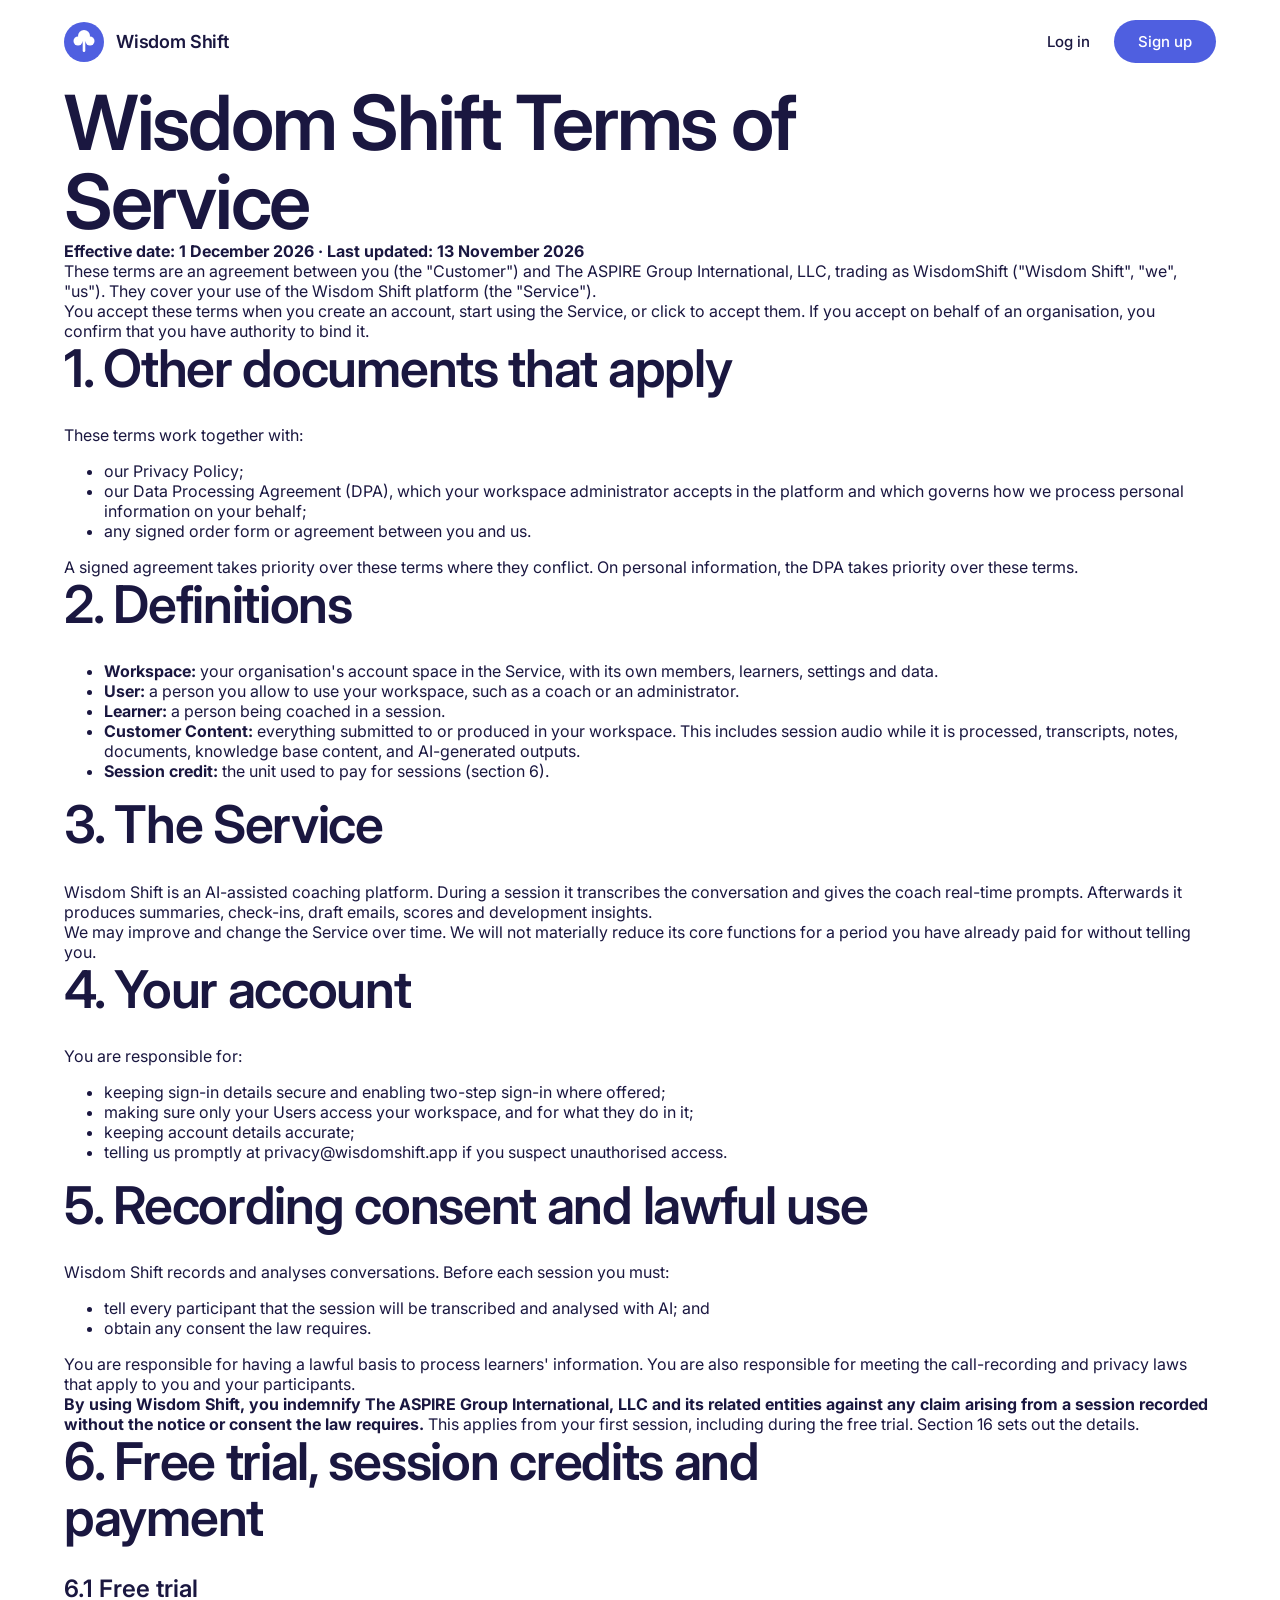
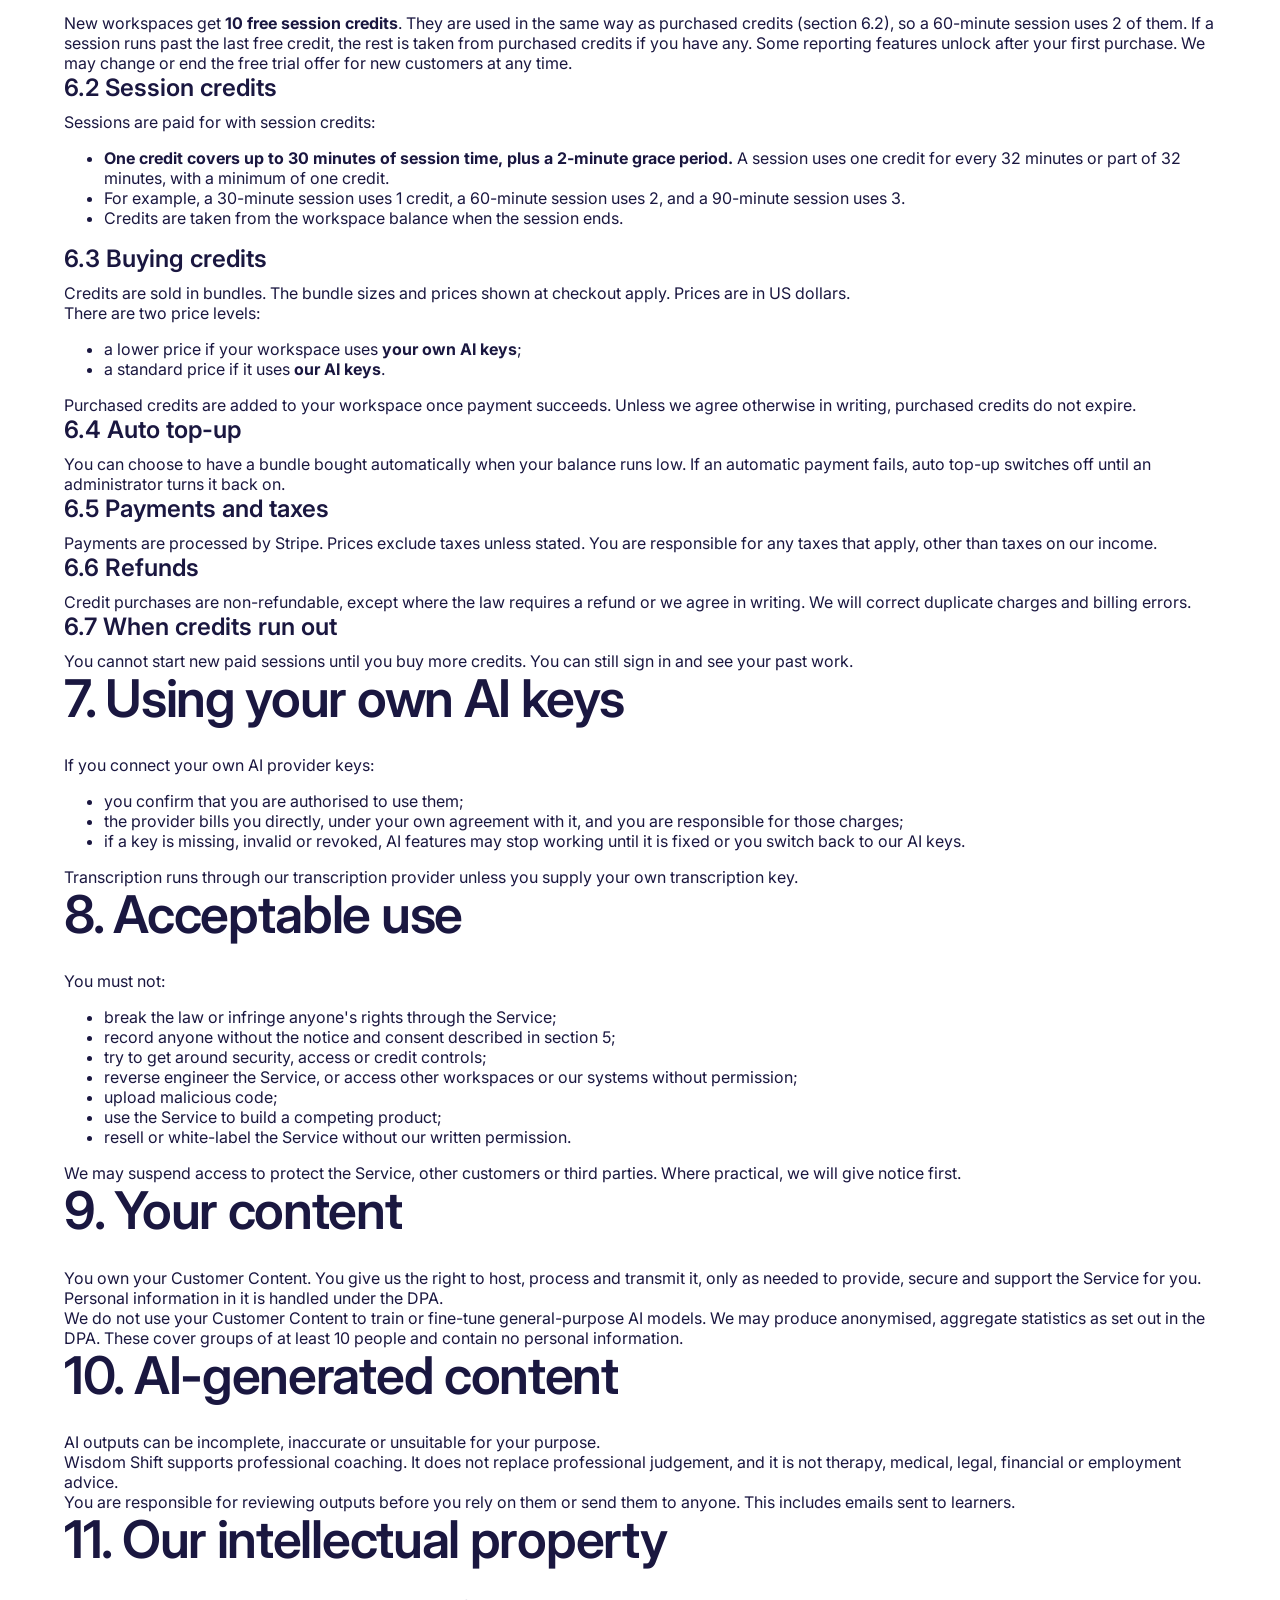
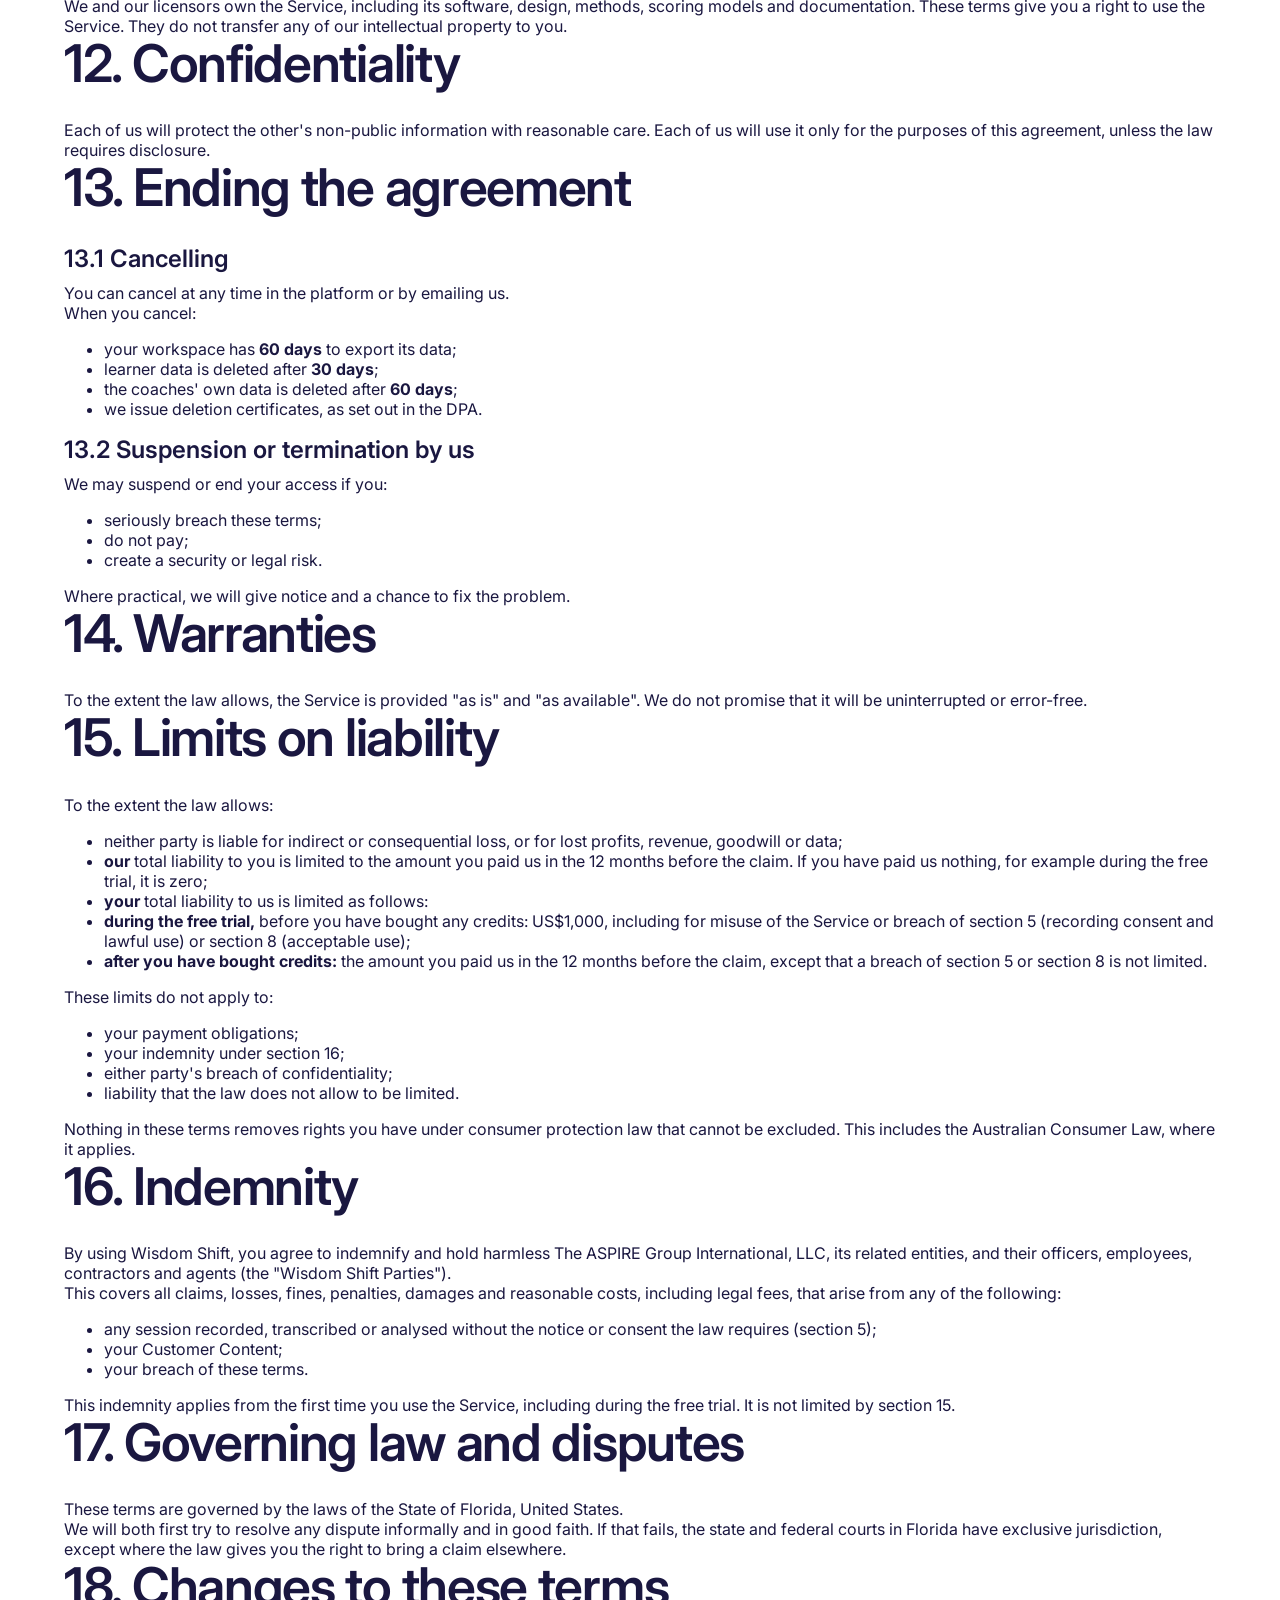
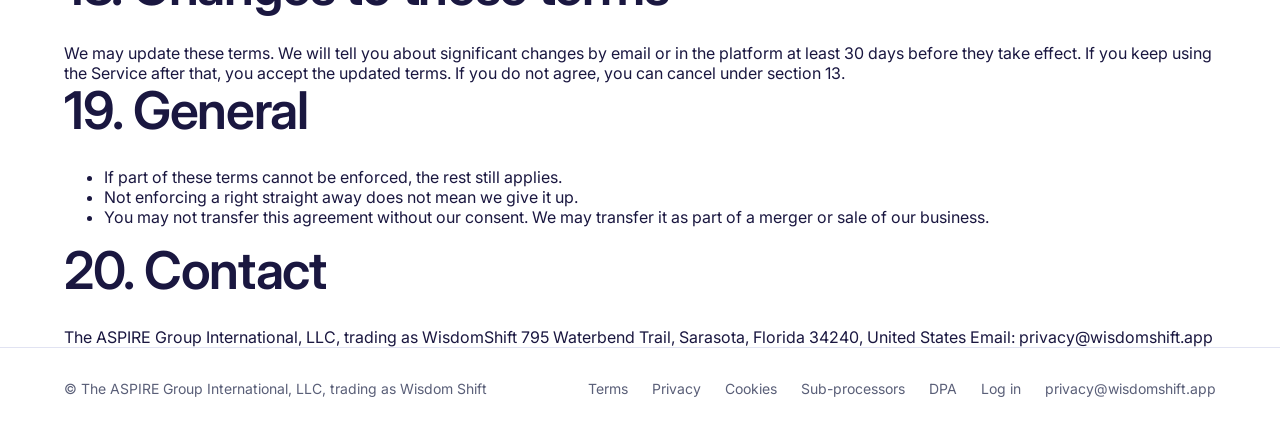
<file: terms.html>
<!doctype html>
<html lang="en-AU">
<head>
<meta charset="utf-8">
<meta name="viewport" content="width=device-width, initial-scale=1">
<title>Terms of Service | Wisdom Shift</title>
<meta name="description" content="">
<meta property="og:title" content="Terms of Service | Wisdom Shift">
<meta property="og:description" content="">
<meta property="og:type" content="website">
<link rel="icon" href="data:image/svg+xml,%3Csvg xmlns=%22http://www.w3.org/2000/svg%22 viewBox=%220 0 40 40%22%3E%3Ccircle cx=%2220%22 cy=%2220%22 r=%2220%22 fill=%22%234F5FE0%22/%3E%3Cg fill=%22%23fff%22%3E%3Ccircle cx=%2220%22 cy=%2214%22 r=%226%22/%3E%3Ccircle cx=%2214%22 cy=%2219%22 r=%224.5%22/%3E%3Ccircle cx=%2226%22 cy=%2219%22 r=%224.5%22/%3E%3Crect x=%2218.7%22 y=%2219%22 width=%222.6%22 height=%2211%22 rx=%221.3%22/%3E%3C/g%3E%3C/svg%3E">
<link rel="preconnect" href="https://fonts.googleapis.com"><link rel="preconnect" href="https://fonts.gstatic.com" crossorigin>
<link href="https://fonts.googleapis.com/css2?family=Inter:wght@400;500;600;700&display=swap" rel="stylesheet">
<link rel="stylesheet" href="style.css">
</head>
<body>
<div class="wrap"><header class="top"><a class="brand" href="/"><svg viewBox="0 0 40 40" aria-hidden="true"><circle cx="20" cy="20" r="20" fill="#4F5FE0"/><g fill="#fff"><circle cx="20" cy="14" r="6"/><circle cx="14" cy="19" r="4.5"/><circle cx="26" cy="19" r="4.5"/><rect x="18.7" y="19" width="2.6" height="11" rx="1.3"/></g></svg><span>Wisdom Shift</span></a><div class="nav"><a href="soon.html">Log in</a><a class="btn" href="soon.html">Sign up</a></div></header></div>
<main><div class="wrap legal">
<h1>Wisdom Shift Terms of Service</h1>
<p><strong>Effective date: 1 December 2026 · Last updated: 13 November 2026</strong></p>
<p>These terms are an agreement between you (the "Customer") and The ASPIRE Group International, LLC, trading as WisdomShift ("Wisdom Shift", "we", "us"). They cover your use of the Wisdom Shift platform (the "Service").</p>
<p>You accept these terms when you create an account, start using the Service, or click to accept them. If you accept on behalf of an organisation, you confirm that you have authority to bind it.</p>
<h2>1. Other documents that apply</h2>
<p>These terms work together with:</p>
<ul>
<li>our <a href="privacy.html">Privacy Policy</a>;</li>
<li>our <a href="dpa.html">Data Processing Agreement</a> (DPA), which your workspace administrator accepts in the platform and which governs how we process personal information on your behalf;</li>
<li>any signed order form or agreement between you and us.</li>
</ul>
<p>A signed agreement takes priority over these terms where they conflict. On personal information, the DPA takes priority over these terms.</p>
<h2>2. Definitions</h2>
<ul>
<li><strong>Workspace:</strong> your organisation's account space in the Service, with its own members, learners, settings and data.</li>
<li><strong>User:</strong> a person you allow to use your workspace, such as a coach or an administrator.</li>
<li><strong>Learner:</strong> a person being coached in a session.</li>
<li><strong>Customer Content:</strong> everything submitted to or produced in your workspace. This includes session audio while it is processed, transcripts, notes, documents, knowledge base content, and AI-generated outputs.</li>
<li><strong>Session credit:</strong> the unit used to pay for sessions (section 6).</li>
</ul>
<h2>3. The Service</h2>
<p>Wisdom Shift is an AI-assisted coaching platform. During a session it transcribes the conversation and gives the coach real-time prompts. Afterwards it produces summaries, check-ins, draft emails, scores and development insights.</p>
<p>We may improve and change the Service over time. We will not materially reduce its core functions for a period you have already paid for without telling you.</p>
<h2>4. Your account</h2>
<p>You are responsible for:</p>
<ul>
<li>keeping sign-in details secure and enabling two-step sign-in where offered;</li>
<li>making sure only your Users access your workspace, and for what they do in it;</li>
<li>keeping account details accurate;</li>
<li>telling us promptly at privacy@wisdomshift.app if you suspect unauthorised access.</li>
</ul>
<h2>5. Recording consent and lawful use</h2>
<p>Wisdom Shift records and analyses conversations. Before each session you must:</p>
<ul>
<li>tell every participant that the session will be transcribed and analysed with AI; and</li>
<li>obtain any consent the law requires.</li>
</ul>
<p>You are responsible for having a lawful basis to process learners' information. You are also responsible for meeting the call-recording and privacy laws that apply to you and your participants.</p>
<p><strong>By using Wisdom Shift, you indemnify The ASPIRE Group International, LLC and its related entities against any claim arising from a session recorded without the notice or consent the law requires.</strong> This applies from your first session, including during the free trial. Section 16 sets out the details.</p>
<h2>6. Free trial, session credits and payment</h2>
<h3>6.1 Free trial</h3>
<p>New workspaces get <strong>10 free session credits</strong>. They are used in the same way as purchased credits (section 6.2), so a 60-minute session uses 2 of them. If a session runs past the last free credit, the rest is taken from purchased credits if you have any. Some reporting features unlock after your first purchase. We may change or end the free trial offer for new customers at any time.</p>
<h3>6.2 Session credits</h3>
<p>Sessions are paid for with session credits:</p>
<ul>
<li><strong>One credit covers up to 30 minutes of session time, plus a 2-minute grace period.</strong> A session uses one credit for every 32 minutes or part of 32 minutes, with a minimum of one credit.</li>
<li>For example, a 30-minute session uses 1 credit, a 60-minute session uses 2, and a 90-minute session uses 3.</li>
<li>Credits are taken from the workspace balance when the session ends.</li>
</ul>
<h3>6.3 Buying credits</h3>
<p>Credits are sold in bundles. The bundle sizes and prices shown at checkout apply. Prices are in US dollars.</p>
<p>There are two price levels:</p>
<ul>
<li>a lower price if your workspace uses <strong>your own AI keys</strong>;</li>
<li>a standard price if it uses <strong>our AI keys</strong>.</li>
</ul>
<p>Purchased credits are added to your workspace once payment succeeds. Unless we agree otherwise in writing, purchased credits do not expire.</p>
<h3>6.4 Auto top-up</h3>
<p>You can choose to have a bundle bought automatically when your balance runs low. If an automatic payment fails, auto top-up switches off until an administrator turns it back on.</p>
<h3>6.5 Payments and taxes</h3>
<p>Payments are processed by Stripe. Prices exclude taxes unless stated. You are responsible for any taxes that apply, other than taxes on our income.</p>
<h3>6.6 Refunds</h3>
<p>Credit purchases are non-refundable, except where the law requires a refund or we agree in writing. We will correct duplicate charges and billing errors.</p>
<h3>6.7 When credits run out</h3>
<p>You cannot start new paid sessions until you buy more credits. You can still sign in and see your past work.</p>
<h2>7. Using your own AI keys</h2>
<p>If you connect your own AI provider keys:</p>
<ul>
<li>you confirm that you are authorised to use them;</li>
<li>the provider bills you directly, under your own agreement with it, and you are responsible for those charges;</li>
<li>if a key is missing, invalid or revoked, AI features may stop working until it is fixed or you switch back to our AI keys.</li>
</ul>
<p>Transcription runs through our transcription provider unless you supply your own transcription key.</p>
<h2>8. Acceptable use</h2>
<p>You must not:</p>
<ul>
<li>break the law or infringe anyone's rights through the Service;</li>
<li>record anyone without the notice and consent described in section 5;</li>
<li>try to get around security, access or credit controls;</li>
<li>reverse engineer the Service, or access other workspaces or our systems without permission;</li>
<li>upload malicious code;</li>
<li>use the Service to build a competing product;</li>
<li>resell or white-label the Service without our written permission.</li>
</ul>
<p>We may suspend access to protect the Service, other customers or third parties. Where practical, we will give notice first.</p>
<h2>9. Your content</h2>
<p>You own your Customer Content. You give us the right to host, process and transmit it, only as needed to provide, secure and support the Service for you. Personal information in it is handled under the DPA.</p>
<p>We do not use your Customer Content to train or fine-tune general-purpose AI models. We may produce anonymised, aggregate statistics as set out in the DPA. These cover groups of at least 10 people and contain no personal information.</p>
<h2>10. AI-generated content</h2>
<p>AI outputs can be incomplete, inaccurate or unsuitable for your purpose.</p>
<p>Wisdom Shift supports professional coaching. It does not replace professional judgement, and it is not therapy, medical, legal, financial or employment advice.</p>
<p>You are responsible for reviewing outputs before you rely on them or send them to anyone. This includes emails sent to learners.</p>
<h2>11. Our intellectual property</h2>
<p>We and our licensors own the Service, including its software, design, methods, scoring models and documentation. These terms give you a right to use the Service. They do not transfer any of our intellectual property to you.</p>
<h2>12. Confidentiality</h2>
<p>Each of us will protect the other's non-public information with reasonable care. Each of us will use it only for the purposes of this agreement, unless the law requires disclosure.</p>
<h2>13. Ending the agreement</h2>
<h3>13.1 Cancelling</h3>
<p>You can cancel at any time in the platform or by emailing us.</p>
<p>When you cancel:</p>
<ul>
<li>your workspace has <strong>60 days</strong> to export its data;</li>
<li>learner data is deleted after <strong>30 days</strong>;</li>
<li>the coaches' own data is deleted after <strong>60 days</strong>;</li>
<li>we issue deletion certificates, as set out in the DPA.</li>
</ul>
<h3>13.2 Suspension or termination by us</h3>
<p>We may suspend or end your access if you:</p>
<ul>
<li>seriously breach these terms;</li>
<li>do not pay;</li>
<li>create a security or legal risk.</li>
</ul>
<p>Where practical, we will give notice and a chance to fix the problem.</p>
<h2>14. Warranties</h2>
<p>To the extent the law allows, the Service is provided "as is" and "as available". We do not promise that it will be uninterrupted or error-free.</p>
<h2>15. Limits on liability</h2>
<p>To the extent the law allows:</p>
<ul>
<li>neither party is liable for indirect or consequential loss, or for lost profits, revenue, goodwill or data;</li>
<li><strong>our</strong> total liability to you is limited to the amount you paid us in the 12 months before the claim. If you have paid us nothing, for example during the free trial, it is zero;</li>
<li><strong>your</strong> total liability to us is limited as follows:</li>
<li><strong>during the free trial,</strong> before you have bought any credits: US$1,000, including for misuse of the Service or breach of section 5 (recording consent and lawful use) or section 8 (acceptable use);</li>
<li><strong>after you have bought credits:</strong> the amount you paid us in the 12 months before the claim, except that a breach of section 5 or section 8 is not limited.</li>
</ul>
<p>These limits do not apply to:</p>
<ul>
<li>your payment obligations;</li>
<li>your indemnity under section 16;</li>
<li>either party's breach of confidentiality;</li>
<li>liability that the law does not allow to be limited.</li>
</ul>
<p>Nothing in these terms removes rights you have under consumer protection law that cannot be excluded. This includes the Australian Consumer Law, where it applies.</p>
<h2>16. Indemnity</h2>
<p>By using Wisdom Shift, you agree to indemnify and hold harmless The ASPIRE Group International, LLC, its related entities, and their officers, employees, contractors and agents (the "Wisdom Shift Parties").</p>
<p>This covers all claims, losses, fines, penalties, damages and reasonable costs, including legal fees, that arise from any of the following:</p>
<ul>
<li>any session recorded, transcribed or analysed without the notice or consent the law requires (section 5);</li>
<li>your Customer Content;</li>
<li>your breach of these terms.</li>
</ul>
<p>This indemnity applies from the first time you use the Service, including during the free trial. It is not limited by section 15.</p>
<h2>17. Governing law and disputes</h2>
<p>These terms are governed by the laws of the State of Florida, United States.</p>
<p>We will both first try to resolve any dispute informally and in good faith. If that fails, the state and federal courts in Florida have exclusive jurisdiction, except where the law gives you the right to bring a claim elsewhere.</p>
<h2>18. Changes to these terms</h2>
<p>We may update these terms. We will tell you about significant changes by email or in the platform at least 30 days before they take effect. If you keep using the Service after that, you accept the updated terms. If you do not agree, you can cancel under section 13.</p>
<h2>19. General</h2>
<ul>
<li>If part of these terms cannot be enforced, the rest still applies.</li>
<li>Not enforcing a right straight away does not mean we give it up.</li>
<li>You may not transfer this agreement without our consent. We may transfer it as part of a merger or sale of our business.</li>
</ul>
<h2>20. Contact</h2>
<p>The ASPIRE Group International, LLC, trading as WisdomShift
795 Waterbend Trail, Sarasota, Florida 34240, United States
Email: privacy@wisdomshift.app</p>
</div></main>
<footer><div class="wrap"><span>© The ASPIRE Group International, LLC, trading as Wisdom Shift</span><nav><a href="terms.html">Terms</a><a href="privacy.html">Privacy</a><a href="cookies.html">Cookies</a><a href="subprocessors.html">Sub-processors</a><a href="dpa.html">DPA</a><a href="soon.html">Log in</a><a href="mailto:privacy@wisdomshift.app">privacy@wisdomshift.app</a></nav></div></footer>
</body></html>
</file>
<file: style.css>
*{box-sizing:border-box}
body{margin:0;font-family:'Inter',system-ui,-apple-system,'Segoe UI',sans-serif;color:#1A1740;background:#fff;-webkit-font-smoothing:antialiased}
a{color:#1A1740;text-decoration:none}a:hover{color:#4F5FE0}
.wrap{max-width:1280px;margin:0 auto;padding:0 clamp(20px,5vw,64px)}
section{padding:clamp(56px,9vw,112px) 0}
header.top{display:flex;align-items:center;justify-content:space-between;gap:16px;padding:20px 0}
.brand{display:flex;align-items:center;gap:12px;font-size:18px;font-weight:600;letter-spacing:-.01em}
.brand svg{width:40px;height:40px;flex:none}
.nav{display:flex;align-items:center;gap:clamp(14px,3vw,24px)}
.nav a{font-size:15px;font-weight:500}
.btn{display:inline-block;background:#4F5FE0;color:#fff!important;font-weight:500;border-radius:999px;padding:12px 24px;font-size:15px}
.btn:hover{background:#3F4ECC}
.btn.big{font-size:17px;padding:18px 36px}
.eyebrow{font-size:13px;font-weight:600;letter-spacing:.08em;text-transform:uppercase;color:#4F5FE0;margin:0 0 16px}
.eyebrow.v{color:#7C3AED}
h1{font-size:clamp(40px,7vw,76px);line-height:1.04;font-weight:600;letter-spacing:-.03em;margin:0;max-width:900px}
h2{font-size:clamp(32px,4.6vw,52px);line-height:1.08;font-weight:600;letter-spacing:-.025em;margin:0 0 28px;max-width:900px}
h2.xl{font-size:clamp(34px,5vw,56px)}
h3{font-size:24px;font-weight:600;margin:0 0 10px}
p{margin:0}
.lead{font-size:clamp(18px,2.2vw,22px);line-height:1.6;color:#3B3F5C;max-width:780px;margin-bottom:20px}
.hero{padding:clamp(48px,8vw,104px) 0 clamp(48px,7vw,88px)}
.hero .lines{font-size:clamp(20px,2.6vw,30px);line-height:1.45;color:#3B3F5C;margin-top:36px;max-width:760px;letter-spacing:-.01em}
.cta{display:flex;flex-wrap:wrap;gap:20px;align-items:center;margin-top:44px}
.cta .alt{font-size:16px;font-weight:500;color:#3B3F5C}
.jobs{margin-top:clamp(40px,6vw,72px);display:flex;flex-wrap:wrap;gap:20px}
.jobs a{flex:1 1 280px;min-width:0;display:block;padding:28px 32px;border:1px solid #D9DBF0;border-radius:20px;background:#F4F4FA}
.jobs a:hover{border-color:#4F5FE0}
.jobs b{display:block;font-size:14px;font-weight:600;color:#4F5FE0;margin-bottom:10px}
.jobs span{display:block;font-size:clamp(20px,2vw,24px);line-height:1.3;font-weight:600;letter-spacing:-.01em}
.bg1{background:#F4F4FA}.bg2{background:#F1EFFD}
.cols{display:flex;flex-wrap:wrap;gap:40px 56px}
.cols>div{flex:1 1 300px;min-width:0}
.cols p{font-size:17px;line-height:1.65;color:#3B3F5C}
.label{font-size:15px;font-weight:600;color:#7C3AED;margin-bottom:10px}
.note{font-size:15px;line-height:1.6;color:#5A5F78;max-width:780px;border-top:1px solid #D9DBF0;padding-top:20px;margin-top:48px}
.cards{display:flex;flex-wrap:wrap;gap:20px}
.cards>div{flex:1 1 240px;min-width:0;background:#fff;border:1px solid #E1E3F2;border-radius:16px;padding:28px}
.cards.two>div{flex:1 1 380px}
.cards.three>div{flex:1 1 320px}
.cards.v>div{border-color:#DDD8F4}
.cards h4{font-size:19px;font-weight:600;margin:0 0 8px}
.cards p{font-size:16px;line-height:1.6;color:#3B3F5C}
.cards .n{font-size:14px;font-weight:600;color:#7C3AED;margin-bottom:10px}
.strong{font-size:clamp(18px,2vw,22px);line-height:1.6;color:#1A1740;font-weight:600;max-width:780px}
.links{display:flex;flex-wrap:wrap;gap:12px 28px;font-size:16px;margin-top:40px}
.links a{color:#4F5FE0;font-weight:500}
.close{text-align:center}.close h2{margin-left:auto;margin-right:auto}.close .cta{justify-content:center}
footer{border-top:1px solid #E1E3F2;padding:32px 0;font-size:14px;color:#5A5F78}
footer .wrap{display:flex;flex-wrap:wrap;justify-content:space-between;gap:16px}
footer a{color:#5A5F78}footer a:hover{color:#4F5FE0}
footer nav{display:flex;flex-wrap:wrap;gap:8px 24px}
.page{max-width:720px;padding:clamp(56px,10vw,120px) 0}
.page h1{font-size:clamp(34px,5vw,52px)}
.page p{font-size:20px;line-height:1.6;color:#3B3F5C;margin-top:24px}
</file>
